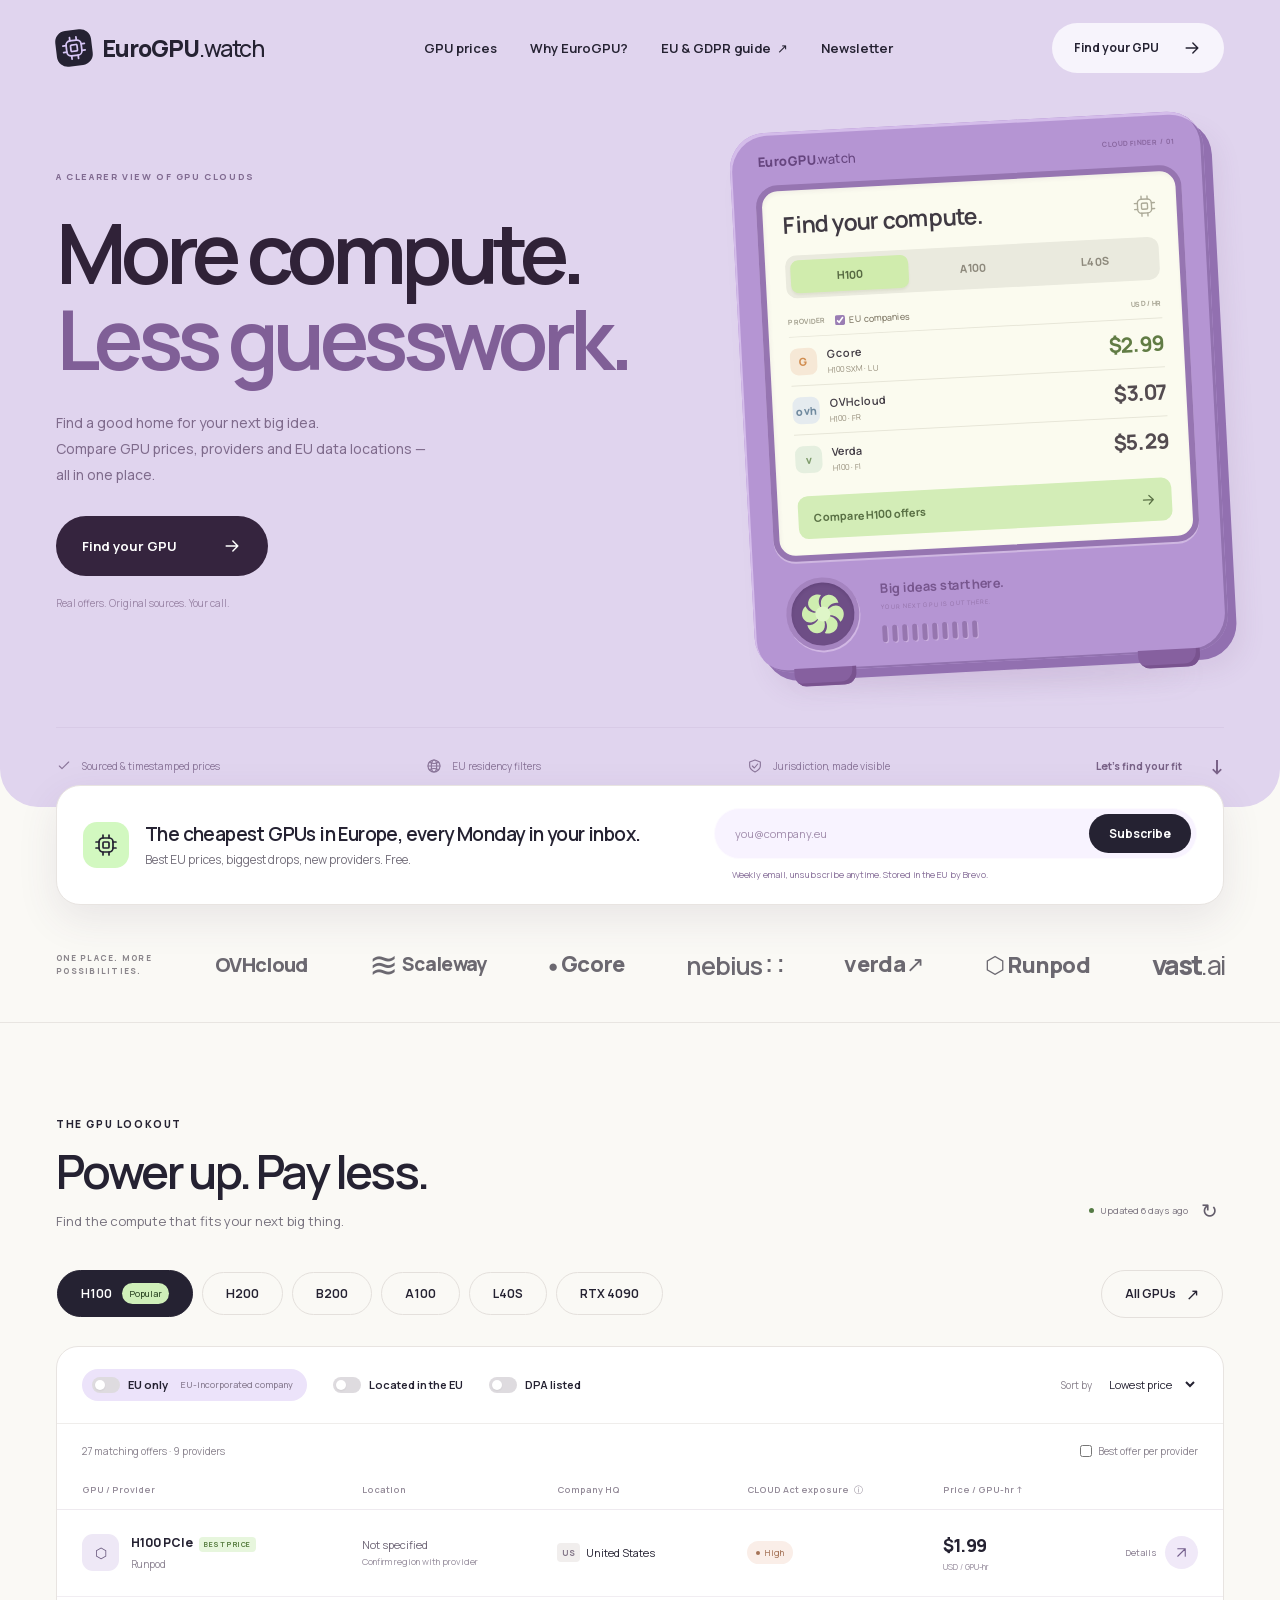
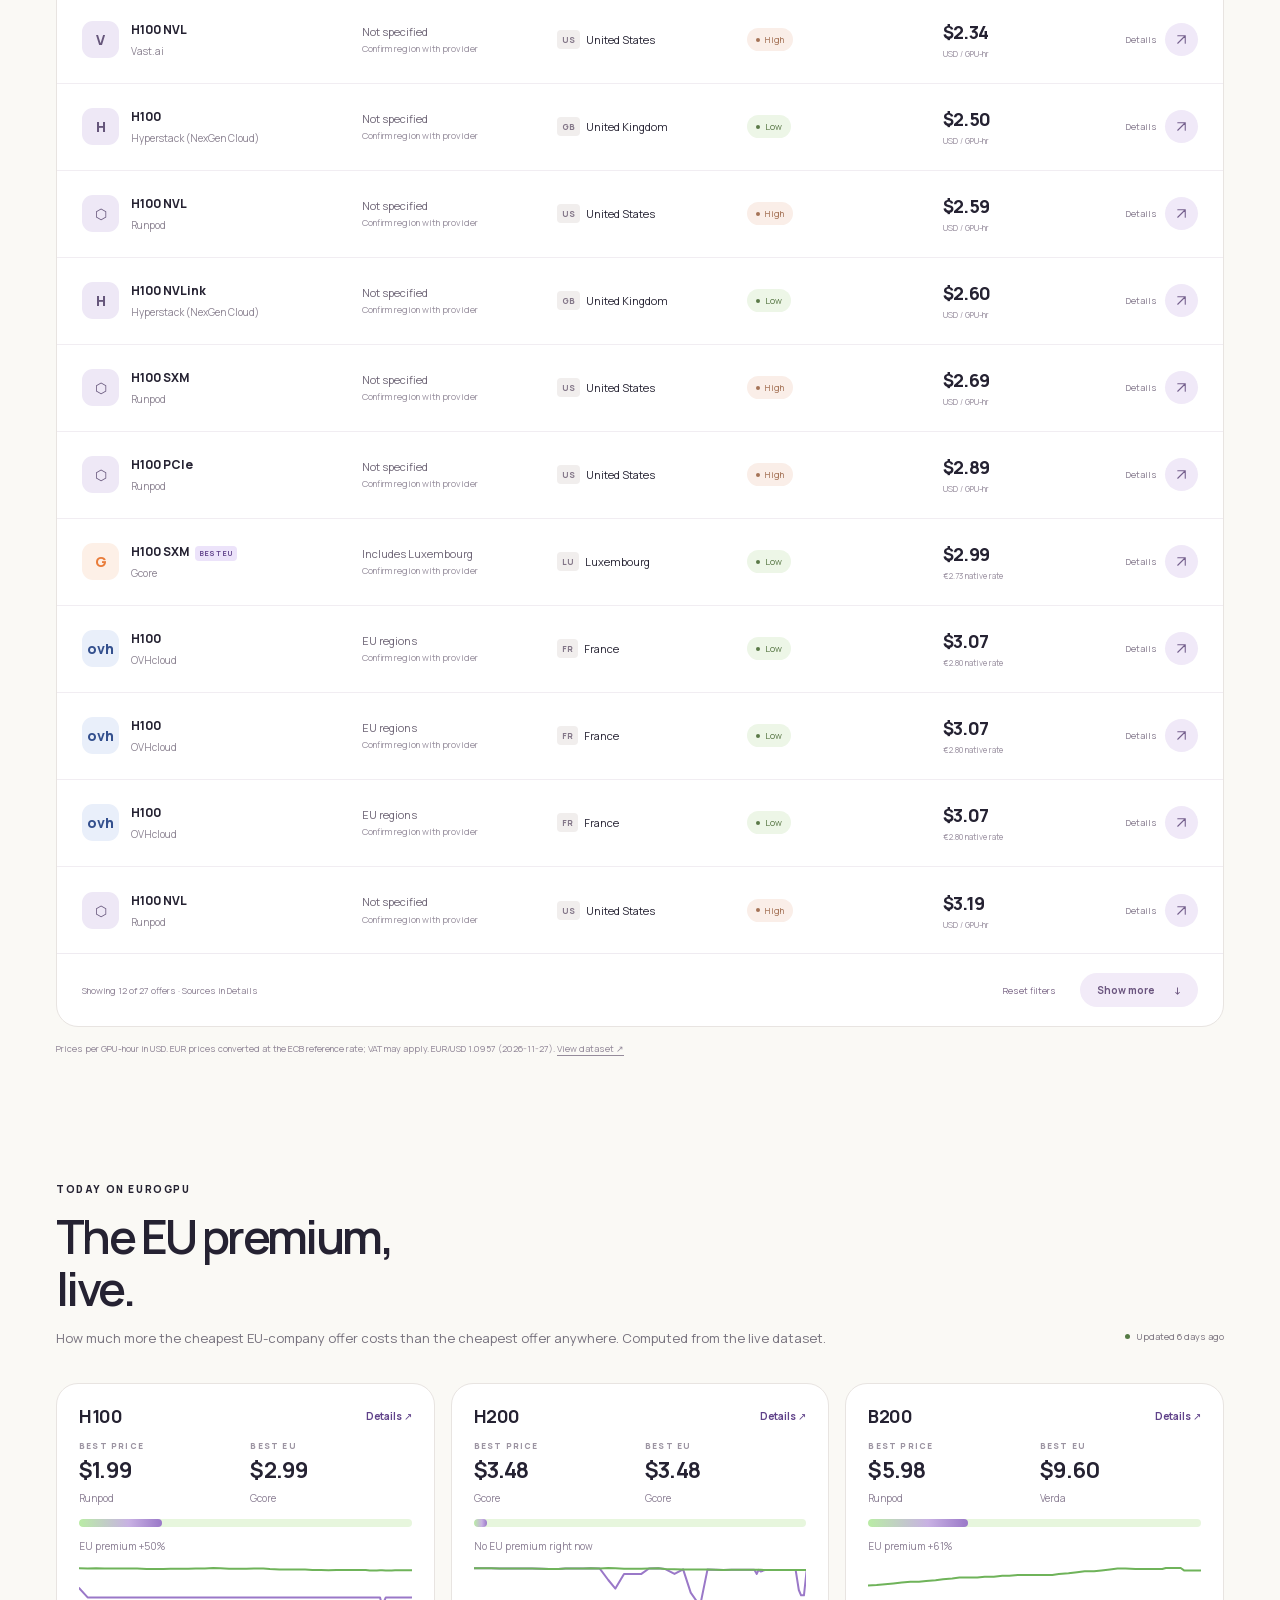
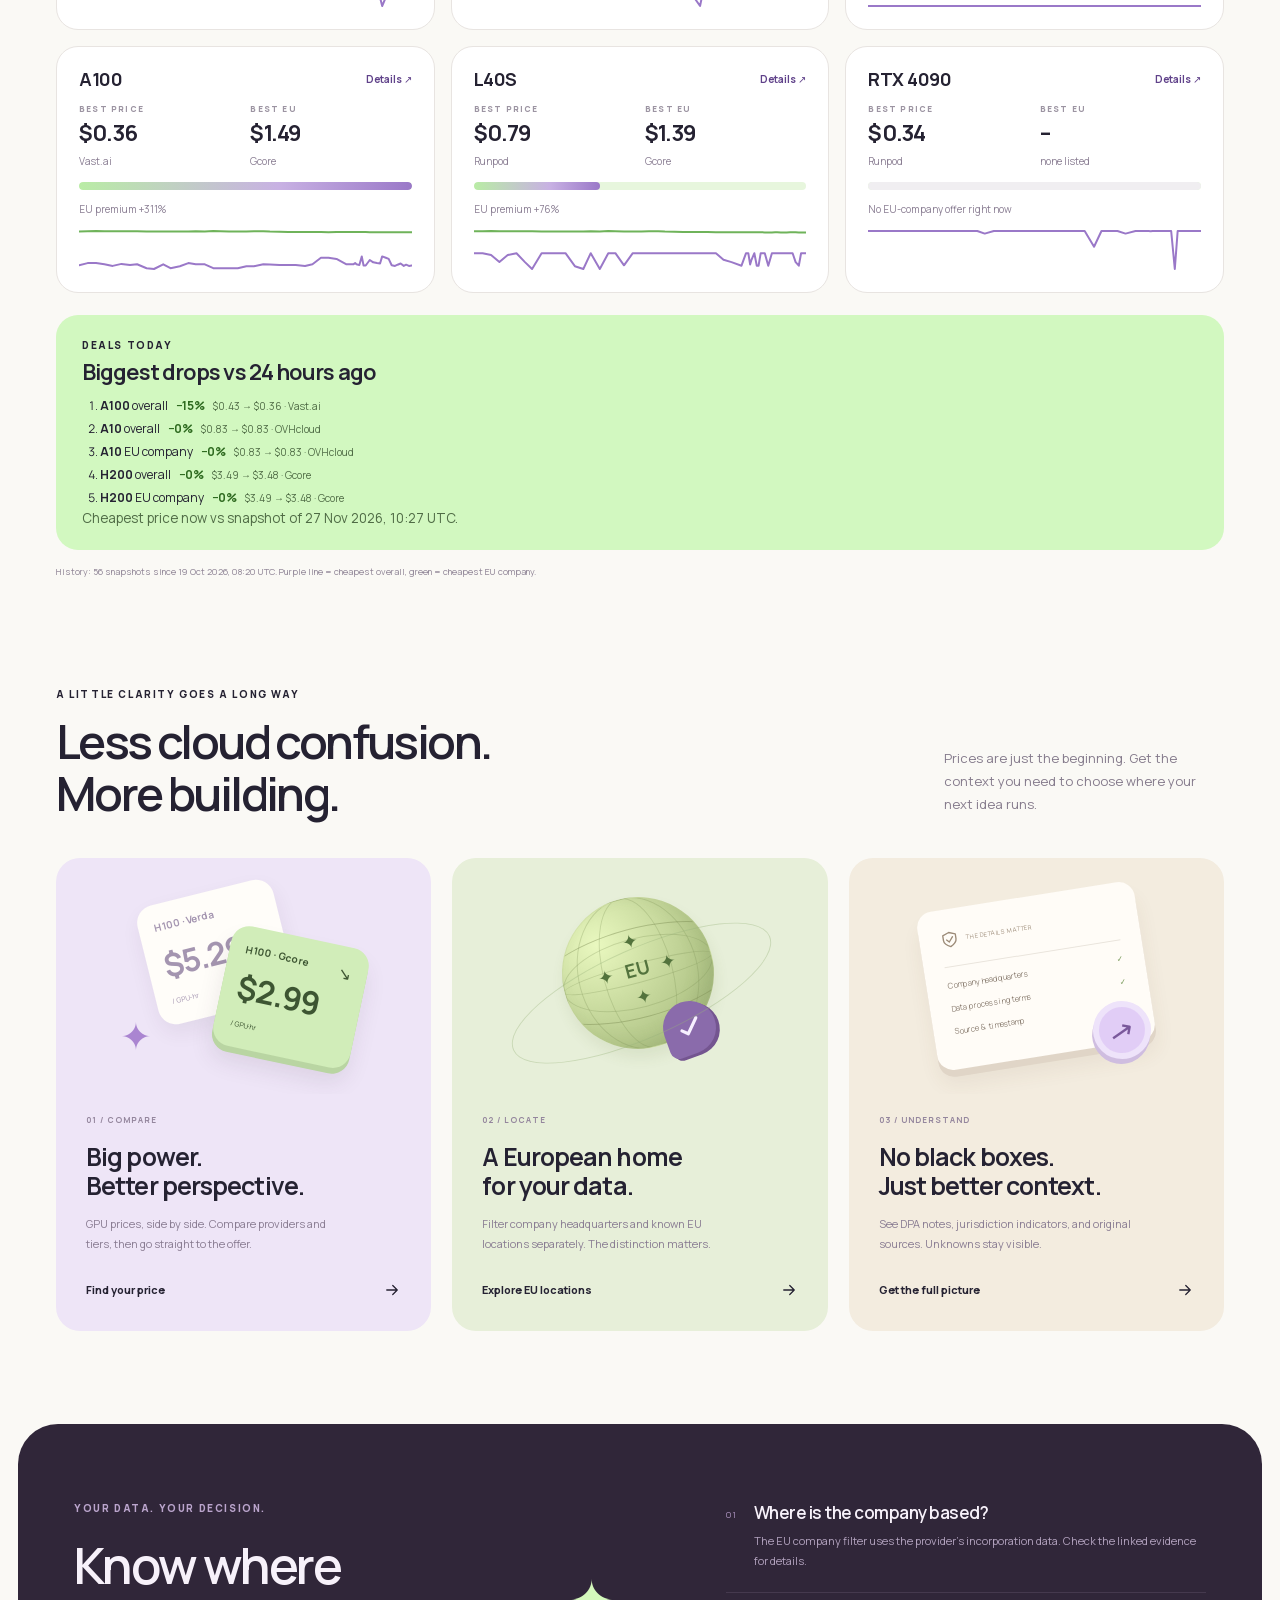
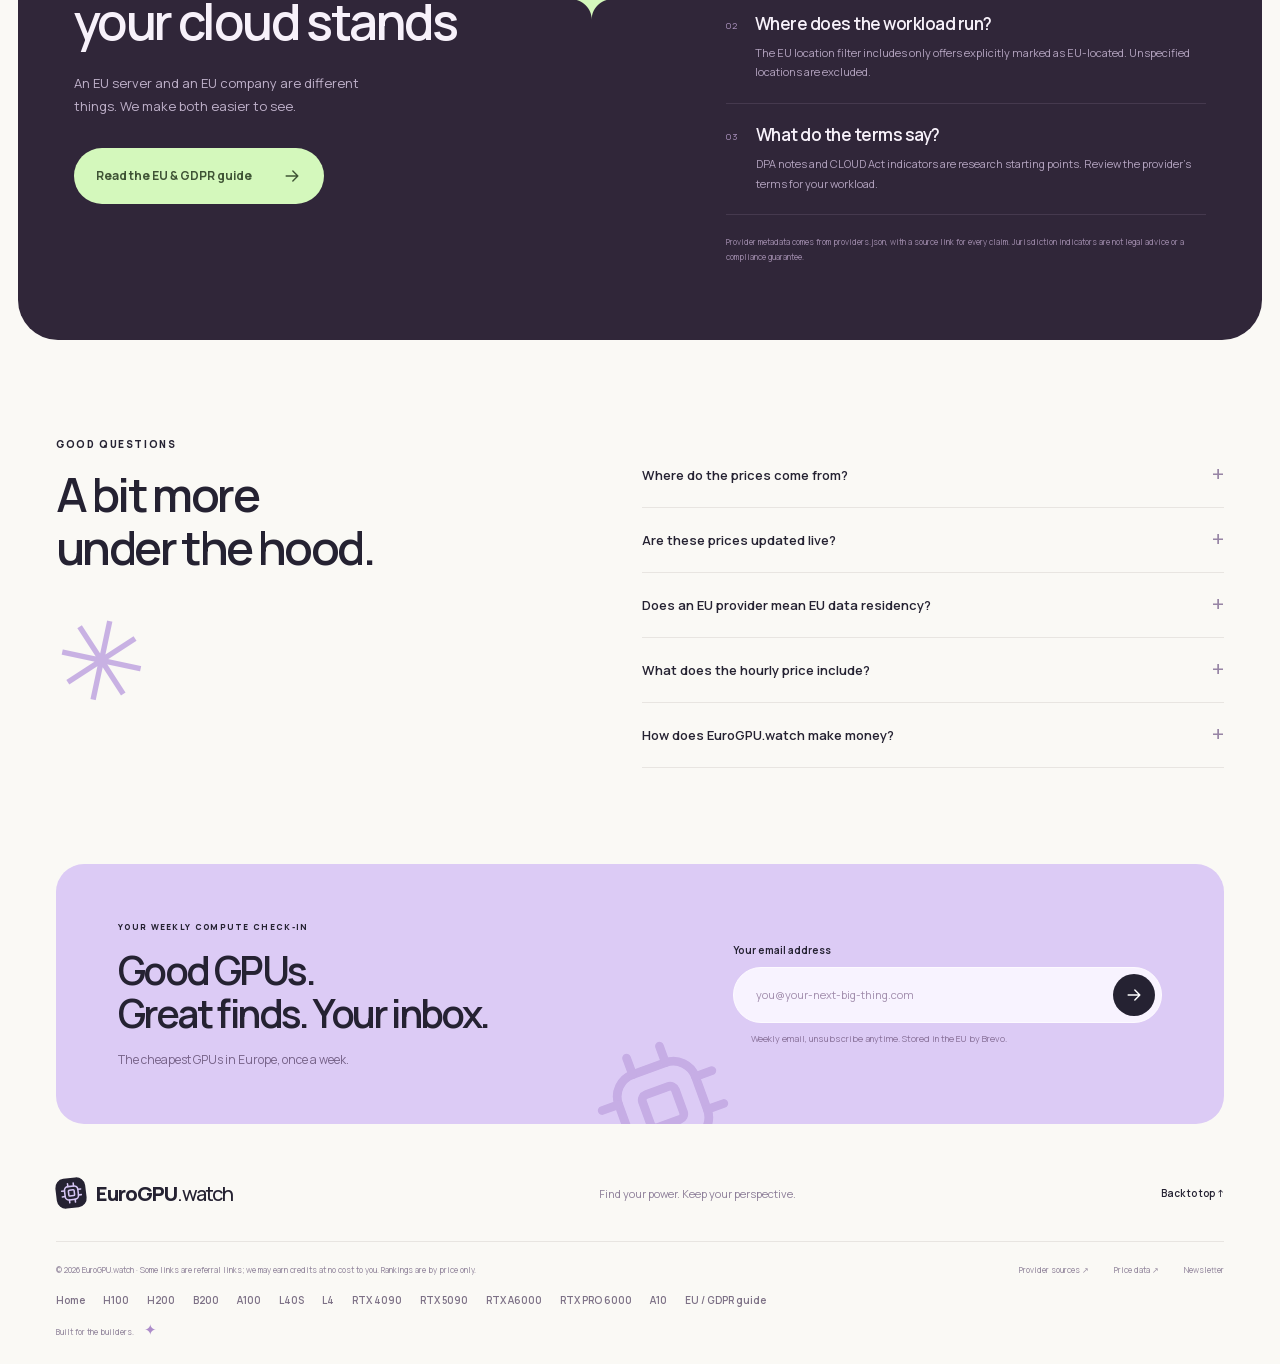
<file: index.html>
<!doctype html>
<html lang="en">
<head>
  <meta charset="utf-8">
  <meta name="viewport" content="width=device-width, initial-scale=1">
  <meta name="theme-color" content="#d6c5f4">
<!--SEO-->
<title>EuroGPU.watch – live GPU prices with EU data residency, GDPR &amp; CLOUD Act filter</title>
<meta name="description" content="Live H100, A100, L40S, RTX 4090 rental prices from EU and US GPU clouds, filterable by EU incorporation, DPA and CLOUD Act exposure. Every price sourced and timestamped.">
<link rel="canonical" href="https://paubuilds.github.io/eurogpu-watch/">
<meta property="og:type" content="website"><meta property="og:site_name" content="EuroGPU.watch"><meta property="og:title" content="EuroGPU.watch – live GPU prices with EU data residency, GDPR &amp; CLOUD Act filter"><meta property="og:description" content="Live H100, A100, L40S, RTX 4090 rental prices from EU and US GPU clouds, filterable by EU incorporation, DPA and CLOUD Act exposure. Every price sourced and timestamped."><meta property="og:url" content="https://paubuilds.github.io/eurogpu-watch/"><meta name="twitter:card" content="summary">
<script type="application/ld+json">{"@context": "https://schema.org", "@type": "Dataset", "name": "EuroGPU.watch GPU rental prices", "description": "Live GPU rental prices with EU residency metadata", "url": "https://paubuilds.github.io/eurogpu-watch/", "dateModified": "2026-11-28T18:19:48+00:00", "creator": {"@type": "Organization", "name": "EuroGPU.watch", "url": "https://paubuilds.github.io/eurogpu-watch/"}, "isAccessibleForFree": true, "distribution": [{"@type": "DataDownload", "encodingFormat": "application/json", "contentUrl": "https://paubuilds.github.io/eurogpu-watch/data/prices.json"}], "variableMeasured": "GPU rental price per GPU-hour (USD; EUR converted at ECB reference rate)"}</script>
<!--/SEO-->
  <link rel="icon" type="image/svg+xml" href="assets/favicon.svg">
  <link rel="stylesheet" href="assets/style.css">
  <link rel="stylesheet" href="assets/hero.css">
  <link rel="stylesheet" href="assets/pages.css">
  <script src="assets/app.js" defer></script>
  <!-- Click analytics hook (inactive). To enable privacy-friendly counting, create a GoatCounter site and uncomment:
  <script data-goatcounter="https://YOURCODE.goatcounter.com/count" async src="//gc.zgo.at/count.js"></script>
  app.js then sends one event per "Rent" click as rent/<provider>/<gpu>. No cookies, no personal data. -->
</head>
<body>
  <a class="skip" href="#explore">Skip to GPU prices</a>
  <svg class="icon-library" xmlns="http://www.w3.org/2000/svg" aria-hidden="true"><defs>
    <symbol id="arrow" viewBox="0 0 24 24"><path d="M5 12h14m-6-6 6 6-6 6"/></symbol>
    <symbol id="external" viewBox="0 0 24 24"><path d="M6 18 18 6M6 6h12v12"/></symbol>
    <symbol id="check" viewBox="0 0 24 24"><path d="m5 12 4 4L19 6"/></symbol>
    <symbol id="chip" viewBox="0 0 24 24"><rect x="5" y="5" width="14" height="14" rx="4"/><rect x="9" y="9" width="6" height="6" rx="1"/><path d="M9 2v3m6-3v3M9 19v3m6-3v3M2 9h3m-3 6h3m14-6h3m-3 6h3"/></symbol>
    <symbol id="globe" viewBox="0 0 24 24"><circle cx="12" cy="12" r="9"/><ellipse cx="12" cy="12" rx="4" ry="9"/><path d="M3 12h18M5 6.5c4 2 10 2 14 0M5 17.5c4-2 10-2 14 0"/></symbol>
    <symbol id="shield" viewBox="0 0 24 24"><path d="M12 3 4 6v6c0 5 8 9 8 9s8-4 8-9V6z"/><path d="m8 12 3 3 5-6"/></symbol>
  </defs></svg>

  <div class="hero-shell" id="top">
    <header class="site-header wrap">
      <a class="brand" href="#top" aria-label="EuroGPU.watch home"><span class="brand-mark"><svg><use href="#chip"/></svg></span><span>EuroGPU<span class="brand-light">.watch</span></span></a>
      <nav aria-label="Main navigation"><a href="#explore">GPU prices</a><a href="#why">Why EuroGPU?</a><a href="eu-gdpr-gpu-cloud/">EU &amp; GDPR guide <span>↗</span></a><a href="#subscribe">Newsletter</a></nav>
      <a class="button nav-button" href="#explore">Find your GPU <svg><use href="#arrow"/></svg></a>
      <button class="menu-toggle" aria-label="Open navigation" aria-expanded="false"><span></span><span></span></button>
    </header>

    <main>
      <section class="hero hero-console wrap" aria-labelledby="hero-title">
        <div class="hero-copy console-copy">
          <p class="hero-overline">A CLEARER VIEW OF GPU CLOUDS</p>
          <h1 id="hero-title">More compute.<br><span>Less guesswork.</span></h1>
          <p class="hero-description">Find a good home for your next big idea.<br>Compare GPU prices, providers and EU data locations — all in one place.</p>
          <a class="button primary" href="#explore">Find your GPU <svg><use href="#arrow"/></svg></a>
          <span class="hero-caption">Real offers. Original sources. Your call.</span>
        </div>
        <div class="console-stage">
          <div class="compute-console" aria-label="Interactive GPU cloud price finder">
            <div class="console-top"><span>EuroGPU<span>.watch</span></span><span class="console-model">CLOUD FINDER / 01</span></div>
            <div class="console-screen">
              <div class="screen-heading"><span>Find your compute.</span><svg aria-hidden="true"><use href="#chip"/></svg></div>
              <div class="console-tabs" role="group" aria-label="Quick GPU comparison"><button data-quick-gpu="H100" aria-pressed="true">H100</button><button data-quick-gpu="A100" aria-pressed="false">A100</button><button data-quick-gpu="L40S" aria-pressed="false">L40S</button></div>
              <div class="screen-filters"><span>PROVIDER</span><label><input type="checkbox" id="quick-eu" checked> EU companies</label><span>USD / HR</span></div>
              <div class="quick-offers" id="quick-offers" aria-live="polite"><p>Loading sourced prices…</p></div>
              <a class="console-compare" id="console-compare" href="#explore"><span>Compare H100 offers</span><svg><use href="#arrow"/></svg></a>
            </div>
            <div class="console-hardware" aria-hidden="true">
              <div class="console-fan"><svg viewBox="0 0 120 120" class="fan-graphic"><defs><path id="fan-blade" d="M58 57C35 55 22 42 30 26C36 15 51 13 58 17C49 28 50 42 63 54Z"/></defs><g fill="#cfeeb0"><use href="#fan-blade"/><use href="#fan-blade" transform="rotate(60 60 60)"/><use href="#fan-blade" transform="rotate(120 60 60)"/><use href="#fan-blade" transform="rotate(180 60 60)"/><use href="#fan-blade" transform="rotate(240 60 60)"/><use href="#fan-blade" transform="rotate(300 60 60)"/></g><circle cx="60" cy="60" r="17" fill="#dff6c8"/></svg></div>
              <div class="hardware-label"><strong>Big ideas start here.</strong><span>YOUR NEXT GPU IS OUT THERE.</span><div class="console-vents"><i></i><i></i><i></i><i></i><i></i><i></i><i></i><i></i><i></i><i></i></div></div>
            </div>
            <span class="console-foot foot-left" aria-hidden="true"></span><span class="console-foot foot-right" aria-hidden="true"></span>
          </div>
        </div>
      </section>
      <div class="hero-bottom wrap"><span><svg><use href="#check"/></svg> Sourced &amp; timestamped prices</span><span><svg><use href="#globe"/></svg> EU residency filters</span><span><svg><use href="#shield"/></svg> Jurisdiction, made visible</span><a href="#explore">Let’s find your fit <span>↓</span></a></div>
    </main>
  </div>

  <section class="nl-strip wrap" id="subscribe" aria-labelledby="nl-strip-title"><div class="nl-strip-copy"><span class="nl-icon" aria-hidden="true"><svg><use href="#chip"/></svg></span><div><h2 id="nl-strip-title">The cheapest GPUs in Europe, every Monday in your inbox.</h2><p>Best EU prices, biggest drops, new providers. Free.</p></div></div><form class="nl-form" action="https://9d237d23.sibforms.com/serve/[base64]" method="post" target="_blank"><label class="sr-only" for="nl-email-top">Email address</label><div class="email-field nl-field"><input id="nl-email-top" name="EMAIL" type="email" placeholder="you@company.eu" required autocomplete="email"><button type="submit" class="nl-btn">Subscribe</button></div><input type="text" name="email_address_check" class="honeypot" tabindex="-1" aria-hidden="true" autocomplete="off"><input type="hidden" name="locale" value="en"><small>Weekly email, unsubscribe anytime. Stored in the EU by Brevo.</small></form></section>

  <section class="provider-strip" aria-label="Providers compared"><div class="wrap"><p>ONE PLACE. MORE POSSIBILITIES.</p><div class="provider-logos"><span class="ovh">OVHcloud</span><span class="scaleway"><b>≋</b> Scaleway</span><span class="gcore"><b>●</b> Gcore</span><span class="nebius">nebius<span>∷</span></span><span class="verda">verda<span>↗</span></span><span class="runpod"><b>⬡</b> Runpod</span><span class="vast">vast<span>.ai</span></span></div></div></section>

  <section class="explorer wrap section" id="explore" aria-labelledby="explore-title">
    <div class="section-top"><div><div class="eyebrow">THE GPU LOOKOUT</div><h2 id="explore-title">Power up. Pay less.</h2><p>Find the compute that fits your next big thing.</p></div><div class="data-status"><span class="status-dot"></span><span id="updated-at">Loading price data…</span><button id="refresh" class="refresh-button" aria-label="Refresh prices" title="Refresh prices">↻</button></div></div>
    <div class="gpu-tabs" role="group" aria-label="GPU family"><button class="active" data-gpu="H100" aria-pressed="true">H100 <span>Popular</span></button><button data-gpu="H200" aria-pressed="false">H200</button><button data-gpu="B200" aria-pressed="false">B200</button><button data-gpu="A100" aria-pressed="false">A100</button><button data-gpu="L40S" aria-pressed="false">L40S</button><button data-gpu="RTX 4090" aria-pressed="false">RTX 4090</button><button data-gpu="" aria-pressed="false">All GPUs <span>↗</span></button></div>
    <div class="comparison">
      <div class="filter-row"><div class="filter-switches"><label class="switch-label eu-only"><input type="checkbox" id="euhq"><span class="switch"></span> <b>EU only</b> <small>EU-incorporated company</small></label><label class="switch-label"><input type="checkbox" id="euloc"><span class="switch"></span> Located in the EU</label><label class="switch-label"><input type="checkbox" id="dpa"><span class="switch"></span> DPA listed</label></div><label class="sort-label">Sort by <select id="sort" aria-label="Sort offers"><option value="asc">Lowest price</option><option value="desc">Highest price</option></select></label></div>
      <div class="results-meta"><span id="results-count" aria-live="polite">Finding your GPU…</span><div><label class="all-models" hidden>Model <select id="model" aria-label="Specific GPU model"><option value="">All models</option></select></label><label class="best-label"><input type="checkbox" id="best"> Best offer per provider</label></div></div>
      <div class="table-scroll"><table><thead><tr><th>GPU / Provider</th><th>Location</th><th>Company HQ</th><th>CLOUD Act exposure <a href="#guide" aria-label="About CLOUD Act exposure">ⓘ</a></th><th><button id="price-sort">Price / GPU-hr <span>↑</span></button></th><th><span class="sr-only">Offer actions</span></th></tr></thead><tbody id="offers"><tr><td colspan="6" class="loading">Loading sourced GPU offers…</td></tr></tbody></table></div>
      <div class="table-footer"><span id="showing">Every price has a source.</span><div><button class="text-button" id="reset">Reset filters</button><button class="button small" id="load-more" hidden>Show more <span>↓</span></button></div></div>
    </div>
    <p class="price-note">Prices per GPU-hour in USD. EUR prices converted at the ECB reference rate; VAT may apply. <span id="fx-note"></span> <a href="data/prices.json" target="_blank">View dataset ↗</a></p>
  </section>

  <section class="pulse section wrap" id="pulse" aria-labelledby="pulse-title">
    <div class="section-top"><div><div class="eyebrow">TODAY ON EUROGPU</div><h2 id="pulse-title">The EU premium,<br>live.</h2><p>How much more the cheapest EU-company offer costs than the cheapest offer anywhere. Computed from the live dataset.</p></div><div class="data-status"><span class="status-dot"></span><span id="pulse-ago">–</span></div></div>
    <div class="pulse-grid" id="pulse-grid"><p class="pulse-empty">Loading…</p></div>
    <div class="deals" id="deals" hidden><div class="eyebrow">DEALS TODAY</div><h3>Biggest drops vs 24 hours ago</h3><ol id="deals-list"></ol><small id="deals-note"></small></div>
    <p class="price-note" id="history-note"></p>
  </section>

  <section class="why-section section wrap" id="why" aria-labelledby="why-title">
    <div class="why-intro"><div><div class="eyebrow">A LITTLE CLARITY GOES A LONG WAY</div><h2 id="why-title">Less cloud confusion.<br>More building.</h2></div><p>Prices are just the beginning. Get the context you need to choose where your next idea runs.</p></div>
    <div class="feature-grid">
      <article class="feature price-feature"><div class="feature-art price-art" aria-hidden="true"><div class="mini-price p-one"><span id="mini-hi-label">H100</span><b id="mini-hi">–</b><small>/ GPU-hr</small></div><div class="mini-price p-two"><span id="mini-lo-label">H100 <i>↘</i></span><b id="mini-lo">–</b><small>/ GPU-hr</small></div><span class="art-spark">✦</span></div><div class="feature-copy"><span class="feature-number">01 / COMPARE</span><h3>Big power.<br>Better perspective.</h3><p>GPU prices, side by side. Compare providers and tiers, then go straight to the offer.</p><a href="#explore">Find your price <svg><use href="#arrow"/></svg></a></div></article>
      <article class="feature eu-feature"><div class="feature-art eu-art" aria-hidden="true"><div class="planet"><div class="planet-long l-one"></div><div class="planet-long l-two"></div><div class="planet-lat t-one"></div><div class="planet-lat t-two"></div><span>✦<br>✦ &nbsp; EU &nbsp; ✦<br>✦</span></div><div class="location-pin"><svg><use href="#check"/></svg></div><span class="eu-orbit"></span></div><div class="feature-copy"><span class="feature-number">02 / LOCATE</span><h3>A European home<br>for your data.</h3><p>Filter company headquarters and known EU locations separately. The distinction matters.</p><a href="#explore" id="eu-filter-link">Explore EU locations <svg><use href="#arrow"/></svg></a></div></article>
      <article class="feature source-feature"><div class="feature-art source-art" aria-hidden="true"><div class="source-paper"><div class="paper-head"><svg><use href="#shield"/></svg><span>THE DETAILS MATTER</span></div><span>Company headquarters <b>✓</b></span><span>Data processing terms <b>✓</b></span><span>Source &amp; timestamp <b>✓</b></span></div><div class="source-seal">↗</div></div><div class="feature-copy"><span class="feature-number">03 / UNDERSTAND</span><h3>No black boxes.<br>Just better context.</h3><p>See DPA notes, jurisdiction indicators, and original sources. Unknowns stay visible.</p><a href="#guide">Get the full picture <svg><use href="#arrow"/></svg></a></div></article>
    </div>
  </section>

  <section class="guide-band" id="guide"><div class="guide-content wrap"><div><div class="eyebrow">YOUR DATA. YOUR DECISION.</div><h2>Know where<br>your cloud stands<span>✦</span></h2><p>An EU server and an EU company are different things. We make both easier to see.</p><a class="button mint" href="eu-gdpr-gpu-cloud/">Read the EU &amp; GDPR guide <svg><use href="#arrow"/></svg></a></div><div class="guide-list"><article><span>01</span><div><h3>Where is the company based?</h3><p>The EU company filter uses the provider’s incorporation data. Check the linked evidence for details.</p></div></article><article><span>02</span><div><h3>Where does the workload run?</h3><p>The EU location filter includes only offers explicitly marked as EU-located. Unspecified locations are excluded.</p></div></article><article><span>03</span><div><h3>What do the terms say?</h3><p>DPA notes and CLOUD Act indicators are research starting points. Review the provider’s terms for your workload.</p></div></article><small>Provider metadata comes from providers.json, with a source link for every claim. Jurisdiction indicators are not legal advice or a compliance guarantee.</small></div></div></section>

  <section class="faq section wrap" aria-labelledby="faq-title"><div><div class="eyebrow">GOOD QUESTIONS</div><h2 id="faq-title">A bit more<br>under the hood.</h2><span class="faq-asterisk" aria-hidden="true">✳</span></div><div class="faq-items"><details><summary>Where do the prices come from?<span>+</span></summary><p>From provider APIs and public pricing pages (Runpod, Vast.ai, Verda, OVHcloud, Scaleway, Nebius, Gcore, Lambda, CoreWeave, DigitalOcean, Hyperstack, Vultr, Crusoe). Hetzner and Genesis Cloud are not priced yet. Every offer includes its original source and collection time. Open “Details” on an offer to inspect both.</p></details><details><summary>Are these prices updated live?<span>+</span></summary><p>The page requests the latest published price feed when you open it or refresh prices. The dataset is regenerated about every 15 minutes; the timestamp always shows when it was generated.</p></details><details><summary>Does an EU provider mean EU data residency?<span>+</span></summary><p>No. An EU-incorporated company may offer servers outside the EU. Use “Located in the EU” to see explicitly EU-located offers, and confirm the selected region with the provider before renting.</p></details><details><summary>What does the hourly price include?<span>+</span></summary><p>Prices are normalized per GPU-hour. The offer details preserve the original tier and currency. CPU, storage, bandwidth, taxes and minimum rental commitments may differ between providers; confirm the final quote on the provider’s site.</p></details><details><summary>How does EuroGPU.watch make money?<span>+</span></summary><p>Some provider links are referral links and may earn credits at no extra cost to you. Referral offers are labeled in the details. Rankings use price, not referral status.</p></details></div></section>

  <section class="newsletter wrap" id="newsletter"><div class="newsletter-decoration" aria-hidden="true"><svg><use href="#chip"/></svg></div><div><div class="eyebrow">YOUR WEEKLY COMPUTE CHECK-IN</div><h2>Good GPUs.<br>Great finds. Your inbox.</h2><p>The cheapest GPUs in Europe, once a week.</p></div><form id="newsletter-form" class="nl-form" action="https://9d237d23.sibforms.com/serve/[base64]" method="post" target="_blank"><label for="email">Your email address</label><div class="email-field"><input id="email" name="EMAIL" type="email" placeholder="you@your-next-big-thing.com" required autocomplete="email"><button type="submit" aria-label="Subscribe to the weekly newsletter"><svg><use href="#arrow"/></svg></button></div><input type="text" name="email_address_check" class="honeypot" tabindex="-1" aria-hidden="true"><input type="hidden" name="locale" value="en"><small>Weekly email, unsubscribe anytime. Stored in the EU by Brevo.</small></form></section>

  <footer class="site-footer wrap"><div class="footer-top"><a class="brand" href="#top"><span class="brand-mark"><svg><use href="#chip"/></svg></span><span>EuroGPU<span class="brand-light">.watch</span></span></a><p>Find your power. Keep your perspective.</p><a href="#top">Back to top ↑</a></div><div class="footer-bottom"><span>© 2026 EuroGPU.watch · Some links are referral links; we may earn credits at no cost to you. Rankings are by price only.</span><div><a href="providers.json" target="_blank">Provider sources ↗</a><a href="data/prices.json" target="_blank">Price data ↗</a><a href="#newsletter">Newsletter</a></div></div><nav class="footer-gpus" aria-label="GPU price pages"><!--NAV--><a href="/eurogpu-watch/">Home</a><a href="/eurogpu-watch/gpu/h100/">H100</a><a href="/eurogpu-watch/gpu/h200/">H200</a><a href="/eurogpu-watch/gpu/b200/">B200</a><a href="/eurogpu-watch/gpu/a100/">A100</a><a href="/eurogpu-watch/gpu/l40s/">L40S</a><a href="/eurogpu-watch/gpu/l4/">L4</a><a href="/eurogpu-watch/gpu/rtx-4090/">RTX 4090</a><a href="/eurogpu-watch/gpu/rtx-5090/">RTX 5090</a><a href="/eurogpu-watch/gpu/rtx-a6000/">RTX A6000</a><a href="/eurogpu-watch/gpu/rtx-pro-6000/">RTX PRO 6000</a><a href="/eurogpu-watch/gpu/a10/">A10</a><a href="/eurogpu-watch/eu-gdpr-gpu-cloud/">EU / GDPR guide</a><!--/NAV--></nav><div class="footer-bottom footer-end"><span>Built for the builders. <span class="footer-star">✦</span></span></div></footer>
  <aside class="nl-bar" id="nl-bar" hidden aria-label="Newsletter signup"><p><strong>Cheapest EU GPUs, every Monday.</strong> <span>Free · unsubscribe anytime</span></p><form class="nl-form" action="https://9d237d23.sibforms.com/serve/[base64]" method="post" target="_blank"><label class="sr-only" for="nl-email-bar">Email address</label><div class="email-field nl-field"><input id="nl-email-bar" name="EMAIL" type="email" placeholder="you@company.eu" required autocomplete="email"><button type="submit" class="nl-btn">Subscribe</button></div><input type="text" name="email_address_check" class="honeypot" tabindex="-1" aria-hidden="true" autocomplete="off"><input type="hidden" name="locale" value="en"><small>Weekly email, unsubscribe anytime. Stored in the EU by Brevo.</small></form><button class="nl-close" type="button" aria-label="Dismiss newsletter bar">×</button></aside>
  <script src="assets/newsletter.js" defer></script>
  <dialog id="offer-dialog" aria-labelledby="dialog-title"><button class="dialog-close" aria-label="Close offer details">×</button><div id="dialog-content"></div></dialog>
</body>
</html>
</file>
<file: assets/style.css>
@font-face{font-family:Manrope;src:url('manrope.woff2') format('woff2');font-style:normal;font-weight:200 800;font-display:swap}
:root{--ink:#252232;--muted:#76717d;--cream:#faf9f5;--purple:#d6c5f4;--mint:#d2f8c0;--line:#e8e5e1;--dark:#302639;font-family:Manrope,Arial,sans-serif;color:var(--ink);background:var(--cream);font-synthesis:none;scroll-behavior:smooth;scroll-padding-top:24px}
*{box-sizing:border-box}body{margin:0}a{color:inherit;text-decoration:none}button,input,select{font:inherit}button,a,input,select,summary{-webkit-tap-highlight-color:transparent}button{cursor:pointer;color:inherit}button:disabled{cursor:wait}button,select,input{accent-color:#60428a}svg{width:24px;height:24px;fill:none;stroke:currentColor;stroke-width:1.7;stroke-linecap:round;stroke-linejoin:round;flex:none}button:focus-visible,a:focus-visible,summary:focus-visible,input:focus-visible,select:focus-visible{outline:3px solid #8257bd;outline-offset:5px}h1,h2,h3,p{margin:0}button{border:0}button,a{touch-action:manipulation}::selection{background:#b9eca5;color:#252232}.wrap{max-width:1296px;width:calc(100% - 112px);margin-inline:auto}.icon-library{position:absolute;width:0;height:0;overflow:hidden}.skip{position:fixed;left:16px;top:-80px;z-index:100;background:#fff;padding:14px;border-radius:10px}.skip:focus{top:16px}.sr-only{position:absolute;width:1px;height:1px;margin:-1px;overflow:hidden;clip:rect(0,0,0,0)}[hidden]{display:none!important}
.hero-shell{background:#d6c5f4;overflow:hidden;border-radius:0 0 44px 44px}.site-header{display:flex;align-items:center;justify-content:space-between;height:112px;position:relative;z-index:5;gap:28px}.brand{display:inline-flex;align-items:center;gap:10px;font-size:23px;font-weight:800;letter-spacing:-1.05px;white-space:nowrap}.brand-light{font-weight:500}.brand-mark{width:36px;height:36px;border-radius:11px;background:var(--ink);color:var(--purple);display:grid;place-items:center;transform:rotate(-7deg)}.brand-mark svg{width:26px;height:26px;stroke-width:1.6}.site-header nav{display:flex;gap:33px;font-size:13px;font-weight:650}.site-header nav a{padding-block:10px}.site-header nav a:hover{text-decoration:underline;text-underline-offset:6px}.site-header nav span{margin-left:3px}.button{display:inline-flex;align-items:center;justify-content:center;gap:30px;background:var(--ink);color:#fff;border-radius:100px;font-size:14px;font-weight:700;padding:19px 25px;line-height:1.2;transition:transform .2s,background .2s}.button:hover{background:#443750;transform:translateY(-3px)}.button svg{width:20px;height:20px}.nav-button{padding:15px 22px;font-size:12px;gap:23px;background:#f7f4fc;color:var(--ink)}.nav-button:hover{background:#fff}.menu-toggle{display:none}.hero{display:grid;grid-template-columns:1fr 1fr;min-height:570px;position:relative;align-items:center}.hero-copy{position:relative;z-index:2;padding:28px 0 45px;pointer-events:none}.hero-copy a{pointer-events:auto}.eyebrow{font-size:10px;font-weight:800;letter-spacing:1.6px;display:flex;align-items:center;gap:8px;line-height:1.7}.status-dot{display:inline-block;background:#557b45;width:7px;height:7px;border-radius:50%;flex-shrink:0}.hero h1{font-size:clamp(64px,6.9vw,103px);letter-spacing:-7px;line-height:1.02;font-weight:650;margin:24px 0 25px;white-space:nowrap}.period{color:#664a88}.hero-copy>p{font-size:16px;line-height:1.75;color:#51465f;margin-bottom:30px}.primary{padding:21px 28px;font-size:14px;gap:39px}.hero-footnote{display:flex;gap:8px;align-items:center;margin-top:24px;font-size:11px;color:#66596f}.mini-stars{font-size:22px;line-height:1;color:#655379}.hero-art{position:relative;height:555px;margin:0 -50px 0 -8px;isolation:isolate}.gpu-illustration{width:640px;max-width:none;height:auto;position:absolute;top:-20px;left:-12px;z-index:1;animation:float 7s ease-in-out infinite;filter:drop-shadow(0 24px 20px #59378619)}.orbit{position:absolute;border:1px solid #b59ed747;transform:rotate(-25deg);border-radius:50%;z-index:0}.orbit-one{width:615px;height:300px;left:-10px;top:150px}.orbit-two{width:520px;height:470px;top:65px;left:25px}.eu-sticker{position:absolute;right:34px;top:15px;z-index:2;background:#d3fac0;color:#47623b;width:114px;height:114px;border-radius:50%;display:flex;flex-direction:column;align-items:center;justify-content:center;transform:rotate(12deg);box-shadow:0 5px 0 #b3d5a9}.eu-stars{font-size:11px;text-align:center;letter-spacing:7px;line-height:1.3;margin-left:7px}.eu-stars b{font-size:16px;letter-spacing:-1px}.eu-sticker>span:last-child{font-size:7px;font-weight:800;margin-top:5px}.price-float{position:absolute;z-index:3;bottom:58px;left:3px;background:#fffcf3;display:flex;align-items:center;gap:13px;border:1px solid #fff7;border-radius:21px;padding:17px 21px;box-shadow:0 12px 35px #59378612;transform:rotate(-6deg);transition:transform .25s}.price-float:hover{transform:rotate(-2deg) translateY(-5px)}.float-icon{background:#e8def5;color:#655280;padding:12px;border-radius:14px;display:grid;place-items:center}.price-float small{display:block;font-size:9px;color:#79707f;margin-bottom:5px}.price-float strong{display:block;font-size:24px;font-weight:800;letter-spacing:-1px}.price-float strong span{font-size:11px;letter-spacing:0;font-weight:500;color:#7f7884}.price-float .float-arrow{width:17px;margin-left:16px;align-self:flex-start}.tiny-star{position:absolute;font-size:44px;z-index:3;font-weight:400}.star-one{left:32px;top:35px;color:#775795}.star-two{right:19px;bottom:105px;font-size:34px;color:#f9f7e8}.hero-bottom{display:flex;align-items:center;justify-content:space-between;gap:20px;padding:27px 0 32px;border-top:1px solid #89719935;font-size:11px;color:#574b64}.hero-bottom>span{display:flex;align-items:center;gap:10px}.hero-bottom svg{width:16px;height:16px}.hero-bottom>a{font-weight:750;color:var(--ink);display:flex;align-items:center;gap:28px}.hero-bottom>a span{font-size:20px}
.provider-strip{border-bottom:1px solid var(--line);padding:35px 0 34px}.provider-strip .wrap{display:flex;align-items:center;gap:45px}.provider-strip p{font-size:8px;font-weight:750;letter-spacing:1.25px;max-width:114px;line-height:1.7;flex-shrink:0;color:#8a858b}.provider-logos{display:flex;justify-content:space-between;align-items:center;gap:32px;flex:1;color:#6b6870}.provider-logos>span{font-size:22px;font-weight:800;white-space:nowrap;letter-spacing:-.7px}.provider-logos .ovh{font-size:20px}.provider-logos .scaleway{font-size:19px;display:flex;gap:5px;align-items:center}.scaleway b{font-size:35px}.gcore b{font-size:17px}.provider-logos .nebius{font-size:25px;letter-spacing:-1px;font-weight:600}.nebius span{font-size:28px;margin-left:4px}.verda span{margin-left:1px}.provider-logos .vast{font-size:27px;letter-spacing:-1.8px}.vast span{font-weight:450}.runpod b{font-size:23px}
.section{padding-block:93px}.section-top{display:flex;align-items:flex-end;justify-content:space-between;margin-bottom:36px;gap:24px}h2{font-size:47px;line-height:1.12;font-weight:600;letter-spacing:-2.6px}.section-top h2{margin-top:12px}.section-top p{font-size:13px;color:var(--muted);margin-top:14px}.data-status{display:flex;align-items:center;gap:7px;font-size:9px;color:#7e7782;padding-bottom:4px}.data-status .status-dot{width:5px;height:5px}.refresh-button{background:transparent;font-size:20px;color:#635d6b;padding:2px 6px}.gpu-tabs{display:flex;align-items:center;gap:9px;margin:0 0 24px;overflow-x:auto;padding:4px 1px}.gpu-tabs button{border:1px solid #e4e0dc;background:transparent;border-radius:100px;padding:12px 23px;font-size:12px;font-weight:650;white-space:nowrap;display:flex;align-items:center;gap:10px;transition:background .2s}.gpu-tabs button:hover{background:#ece5f4}.gpu-tabs button.active{background:var(--ink);border-color:var(--ink);color:white}.gpu-tabs button span{font-size:9px;font-weight:500;background:#cfefb9;border-radius:50px;color:#314b28;padding:4px 7px}.gpu-tabs button:last-child{margin-left:auto}.gpu-tabs button:last-child span{background:none;font-size:16px;color:inherit;padding:0}.comparison{background:#fff;border:1px solid #e8e4e1;border-radius:22px;overflow:hidden}.filter-row{padding:22px 25px;display:flex;align-items:center;justify-content:space-between;gap:20px;border-bottom:1px solid #efedeb}.filter-switches{display:flex;gap:26px;flex-wrap:wrap}.switch-label{font-size:11px;font-weight:650;display:flex;align-items:center;gap:8px;cursor:pointer;position:relative}.switch-label input{position:absolute;opacity:0;width:30px;height:18px;left:0;top:0;margin:0;cursor:pointer}.switch{width:28px;height:16px;background:#dedbdf;display:inline-block;border-radius:20px;position:relative;transition:background .15s;pointer-events:none}.switch:after{content:'';position:absolute;left:3px;top:3px;width:10px;height:10px;background:#fff;border-radius:50%;transition:transform .15s;box-shadow:0 1px 2px #0001}.switch-label input:checked+.switch{background:#8d70b8}.switch-label input:checked+.switch:after{transform:translateX(12px)}.switch-label input:focus-visible+.switch{outline:3px solid #ab8dd5;outline-offset:4px}.sort-label{display:flex;gap:7px;align-items:center;font-size:10px;color:#89818c;white-space:nowrap}select{border:0;background:transparent;color:var(--ink);font-size:11px;max-width:170px;cursor:pointer;padding:6px}.results-meta{padding:20px 25px 13px;display:flex;align-items:center;justify-content:space-between;gap:16px;font-size:10px;color:#8a838e}.results-meta>div{display:flex;gap:14px;align-items:center}.best-label{display:flex;align-items:center;gap:6px;font-size:10px;cursor:pointer}.best-label input{width:12px;height:12px;margin:0}table{width:100%;border-collapse:collapse;text-align:left;white-space:nowrap}th{font-size:9px;font-weight:600;color:#938a98;padding:12px 16px;background:#fff;border-bottom:1px solid #eeeaef}th:first-child,td:first-child{padding-left:25px}th:last-child,td:last-child{padding-right:25px}th a{margin-left:3px}th button{padding:0;background:transparent;font-size:9px;color:inherit}td{padding:17px 16px;border-bottom:1px solid #f1edf2;font-size:11px;height:87px}tbody tr:last-child td{border-bottom:0}tbody tr{transition:background .2s}tbody tr:hover{background:#fbfafc}.gpu-cell{display:flex;align-items:center;gap:12px}.provider-icon{display:grid;place-items:center;width:37px;height:37px;border-radius:11px;background:#eee8f6;font-size:14px;font-weight:800;color:#66567b;flex-shrink:0}.provider-icon.gcore{color:#e97c3a;background:#fdf0e7}.provider-icon.ovhcloud{color:#34508e;background:#e9effa}.provider-icon.scaleway{color:#794fa6;background:#f0e8fa}.provider-icon.verda{color:#4a7558;background:#ecf5ec}.provider-icon.nebius{color:#557b27;background:#eff4e2}.gpu-cell strong{font-weight:750;font-size:12px;display:block;margin-bottom:5px}.gpu-cell small{font-size:10px;color:#8b8291}.best-tag{font-size:7px;letter-spacing:.6px;background:#e7f6dd;color:#577d40;border-radius:4px;padding:3px 5px;margin-left:6px;font-weight:700}.location-cell{max-width:200px;white-space:normal;line-height:1.5;color:#6d6475}.location-cell span{display:block;font-size:9px;color:#9c94a2;margin-top:2px}.hq{display:inline-flex;align-items:center;gap:6px}.hq .hq-code{background:#f1eeed;border-radius:4px;font-size:8px;padding:4px 5px;font-weight:750;color:#827587}.exposure{display:inline-flex;align-items:center;gap:5px;background:#edf6e7;color:#5a7947;border-radius:20px;padding:5px 9px;font-size:9px}.exposure:before{content:'';width:4px;height:4px;border-radius:50%;background:currentColor}.exposure.medium{background:#fcf3df;color:#9a7b34}.exposure.high{background:#faeee8;color:#a57357}.exposure.unknown{background:#f0eef1;color:#877b8c}.offer-price{font-size:18px;letter-spacing:-.65px;font-weight:750;display:block}.native-price{font-size:8px;color:#a198a7;display:block;margin-top:4px}.row-actions{display:flex;gap:13px;align-items:center;justify-content:flex-end}.details-button{font-size:9px;background:none;color:#8b8093;padding:8px 0}.details-button:hover{text-decoration:underline}.rent-link{width:33px;height:33px;border-radius:50%;background:#f0e9f8;display:grid;place-items:center;color:#75608d;transition:background .2s,transform .2s}.rent-link:hover{background:#dcc6f3;transform:rotate(10deg)}.rent-link svg{width:15px;height:15px}.table-footer{padding:19px 25px;display:flex;justify-content:space-between;align-items:center;border-top:1px solid #efebf1;font-size:9px;color:#928799}.table-footer>div{display:flex;gap:24px;align-items:center}.text-button{font-size:9px;background:none;color:#84718f;padding:8px 0}.small{font-size:10px;gap:20px;padding:11px 17px;background:#f2ebf8;color:#6a547e}.small:hover{background:#e5d7f2}.price-note{font-size:9px;line-height:1.8;color:#958b9b;margin-top:14px;max-width:1000px}.price-note a{text-decoration:underline;text-underline-offset:3px}.loading,.empty{padding:45px!important;text-align:center;color:#8a8190;font-size:12px}
.why-section{padding-top:12px}.why-intro{display:flex;justify-content:space-between;align-items:flex-end;margin-bottom:38px;gap:30px}.why-intro h2{margin-top:12px}.why-intro>p{font-size:13px;line-height:1.8;max-width:280px;color:#857b8c;padding-bottom:3px}.feature-grid{display:grid;grid-template-columns:repeat(3,1fr);gap:21px}.feature{border-radius:24px;overflow:hidden;position:relative}.price-feature{background:#eee5f7}.eu-feature{background:#e7efd9}.source-feature{background:#f3ecdf}.feature-art{height:236px;position:relative;overflow:hidden}.feature-copy{padding:12px 30px 32px}.feature-number{font-size:8px;font-weight:700;letter-spacing:1px;color:#94869d}h3{font-size:25px;line-height:1.16;letter-spacing:-.9px;font-weight:650}.feature h3{margin:14px 0}.feature p{font-size:11px;line-height:1.85;color:#897c92;max-width:260px}.feature a{font-size:11px;font-weight:750;display:flex;justify-content:space-between;align-items:center;margin-top:26px}.feature a svg{width:18px;height:18px}.mini-price{width:140px;padding:16px;border-radius:18px;background:#fffdf9;position:absolute;box-shadow:0 9px 20px #46314512;left:24%;top:33px;transform:rotate(-14deg);color:#a495b0}.mini-price>span{font-size:10px;font-weight:700;display:block}.mini-price b{display:block;font-size:32px;letter-spacing:-1.5px;margin:10px 0 0}.mini-price small{font-size:7px}.mini-price.p-two{background:#d1edb9;left:44%;top:78px;transform:rotate(12deg);color:#3d5532;box-shadow:0 6px 0 #b9d5a2,0 15px 22px #4631451a}.mini-price i{font-style:normal;float:right;font-size:16px}.art-spark{font-size:38px;color:#aa85d1;position:absolute;left:17%;top:151px}.planet{width:152px;height:152px;border-radius:50%;background:radial-gradient(circle at 28% 25%,#e9f8bf,#b7ca8d 65%,#91a66f);position:absolute;top:39px;left:calc(50% - 78px);transform:rotate(-15deg);box-shadow:inset -9px -7px 17px #73894720,0 9px 14px #5b743819;overflow:hidden;border:1px solid #aabb8030}.planet:after{content:'';position:absolute;inset:0;border:1px solid #79895070;border-radius:50%;margin:30px -35px}.planet-long{position:absolute;inset:-2px 40px;border-radius:50%;border:1px solid #7c91574a}.planet-long.l-two{inset:-2px 15px}.planet-lat{position:absolute;inset:40px -2px;border:1px solid #7c91574a;border-radius:50%}.planet-lat.t-two{inset:65px -2px}.planet>span{font-size:19px;line-height:1.5;text-align:center;position:absolute;inset:28px 0;z-index:2;color:#53733d;font-weight:700}.location-pin{position:absolute;top:143px;left:56%;width:53px;height:53px;display:grid;place-items:center;border-radius:50% 50% 50% 9px;background:#8a6bab;color:#f7f0ff;box-shadow:3px 3px 0 #745590;transform:rotate(-20deg)}.location-pin svg{width:30px;height:30px;stroke-width:2.5}.eu-orbit{position:absolute;left:13%;top:90px;width:75%;height:90px;transform:rotate(-24deg);border:1px solid #99b37a60;border-radius:50%;z-index:0}.source-paper{background:#fffcf7;border-radius:16px;position:absolute;width:220px;left:calc(50% - 110px);top:38px;padding:21px;transform:rotate(-9deg);box-shadow:0 7px 0 #e0d5c7,0 15px 20px #5e4a2c12}.paper-head{display:flex;align-items:center;gap:7px;padding-bottom:17px;margin-bottom:5px;border-bottom:1px solid #eae5dd;color:#9c8b78;font-size:6px;letter-spacing:.6px}.paper-head svg{width:19px;height:19px}.source-paper>span{font-size:8px;display:flex;justify-content:space-between;margin:12px 0;color:#8e8175}.source-paper b{color:#7e9e61}.source-seal{position:absolute;width:58px;height:58px;display:grid;place-items:center;background:#e1cdf6;color:#7a589b;font-size:29px;border:6px solid #eee3fa;box-shadow:0 5px 0 #cfbde0;border-radius:50%;left:65%;top:143px;transform:rotate(10deg)}
.guide-band{background:#302639;color:#f7f1fa;border-radius:40px;margin:0 18px}.guide-content{padding:76px 0;display:grid;grid-template-columns:1.15fr 1fr;gap:100px}.guide-content .eyebrow{color:#bba5cd}.guide-content h2{font-size:50px;margin-top:20px;position:relative}.guide-content h2>span{color:#d4f8bc;font-size:54px;position:absolute;right:15px;top:31px}.guide-content>div>p{font-size:13px;line-height:1.8;color:#bfb1ca;max-width:310px;margin:23px 0 30px}.mint{background:#d4f8bc;color:#3f5435;font-size:12px;padding:18px 22px}.mint:hover{background:#e6ffd6}.guide-list article{display:flex;gap:18px;padding:21px 0;border-bottom:1px solid #b7a2c527}.guide-list article:first-child{padding-top:3px}.guide-list article>span{font-size:9px;color:#a48cb6;padding-top:5px}.guide-list h3{font-size:17px;letter-spacing:-.5px;font-weight:600}.guide-list p{font-size:11px;line-height:1.8;color:#b3a3bf;margin-top:9px}.guide-list>small{display:block;font-size:8px;line-height:1.8;color:#9683a2;margin-top:20px}
.faq{display:grid;grid-template-columns:1fr 1.25fr;gap:120px;padding-block:96px}.faq h2{margin-top:15px}.faq-asterisk{display:block;font-size:110px;line-height:1;margin-top:30px;color:#c8b1e3;transform:rotate(12deg);width:max-content}.faq-items{padding-top:7px}details{border-bottom:1px solid var(--line)}summary{cursor:pointer;list-style:none;padding:23px 0;display:flex;justify-content:space-between;gap:20px;font-size:13px;font-weight:600}summary::-webkit-details-marker{display:none}summary span{font-size:22px;font-weight:400;line-height:16px;color:#9886a6;transition:transform .2s}details[open] summary span{transform:rotate(45deg)}details p{font-size:12px;line-height:1.9;color:#8a7e93;padding:0 28px 23px 0}
.newsletter{border-radius:28px;background:#dccbf5;position:relative;display:grid;grid-template-columns:1fr .85fr;align-items:center;gap:110px;padding:56px 62px;overflow:hidden}.newsletter h2{font-size:39px;margin:15px 0}.newsletter p{font-size:12px;color:#776389}.newsletter .eyebrow{font-size:8px;letter-spacing:1.3px}.newsletter-decoration{position:absolute;width:140px;height:140px;right:42%;bottom:-53px;color:#c6ade5;transform:rotate(-20deg)}.newsletter-decoration svg{width:100%;height:100%;stroke-width:1.5}.newsletter form{position:relative;z-index:1}.newsletter label{font-size:10px;display:block;margin-bottom:10px;font-weight:650}.email-field{background:#f8f3ff;border:1px solid #fdfaff;display:flex;align-items:center;border-radius:100px;padding:6px 6px 6px 20px;gap:10px}.email-field input{border:0;background:transparent;min-width:0;width:100%;font-size:11px;outline-offset:7px}.email-field input::placeholder{color:#a18cac}.email-field button{background:var(--ink);color:#fff;width:42px;height:42px;display:grid;place-items:center;border-radius:50%;flex-shrink:0}.email-field button svg{width:20px}.email-field button:hover{background:#62477d}.newsletter small{display:block;font-size:8px;line-height:1.8;color:#8d769e;margin:13px 20px 0}.honeypot{position:absolute;left:-9999px;visibility:hidden}.site-footer{padding:54px 0 24px}.footer-top{display:flex;align-items:center;justify-content:space-between;gap:25px;padding-bottom:33px;border-bottom:1px solid var(--line)}.footer-top .brand{font-size:20px}.footer-top .brand-mark{width:30px;height:30px;border-radius:9px}.footer-top .brand-mark svg{width:23px}.footer-top p{font-size:11px;color:#8c7d97}.footer-top>a:last-child{font-size:10px;font-weight:600}.footer-bottom{display:flex;justify-content:space-between;gap:20px;align-items:center;font-size:8px;color:#978ba0;padding-top:22px}.footer-bottom>div{display:flex;gap:25px}.footer-star{font-size:15px;color:#ad8dca;margin-left:8px}
dialog{border:1px solid #e9e0f1;border-radius:24px;padding:38px;max-width:570px;width:calc(100% - 36px);max-height:calc(100dvh - 48px);overflow:auto;color:var(--ink);background:#fffdfb;box-shadow:0 30px 80px #25223240}dialog::backdrop{background:#25223280;backdrop-filter:blur(5px)}.dialog-close{position:absolute;right:18px;top:14px;background:#eee5f6;border-radius:50%;width:30px;height:30px;font-size:22px;color:#78598f}.dialog-kicker{font-size:10px;letter-spacing:1px;color:#9c87ad;margin-bottom:8px}dialog h2{font-size:33px;letter-spacing:-1px;margin-bottom:12px}.dialog-price{font-size:35px;font-weight:700;margin:20px 0}.dialog-price span{font-size:12px;color:#93809f;font-weight:500}.detail-list{margin:20px 0}.detail-list>div{display:grid;grid-template-columns:115px 1fr;gap:14px;border-bottom:1px solid #ebe5ef;padding:12px 0;font-size:11px;line-height:1.6}.detail-list dt{color:#9a8ba4}.detail-list dd{margin:0;overflow-wrap:anywhere}.detail-list a{text-decoration:underline;text-underline-offset:3px}.dialog-claims{font-size:10px;line-height:1.8;color:#8e7b9c;margin-bottom:20px}.dialog-claims a{text-decoration:underline}.dialog-claims li{margin:8px 0}.dialog-disclaimer{font-size:9px;line-height:1.7;color:#a092a7;margin:18px 0}dialog .button{font-size:12px;padding:15px 22px}
@keyframes float{0%,100%{transform:translateY(0) rotate(-2deg)}50%{transform:translateY(-13px) rotate(1deg)}}
@media(min-width:1450px){.hero{min-height:625px}.hero-art{height:590px}.gpu-illustration{width:700px;top:-33px;left:-5px}.hero h1{font-size:107px}.price-float{bottom:68px;left:25px}}
@media(max-width:1150px){.wrap{width:calc(100% - 64px)}.site-header nav{gap:20px}.brand{font-size:20px}.site-header{gap:20px}.hero{min-height:535px}.hero h1{font-size:79px;letter-spacing:-5.4px}.hero-art{height:510px}.gpu-illustration{width:560px;top:0;left:-10px}.eu-sticker{right:20px;top:5px}.hero-copy>p{font-size:14px}.price-float{bottom:40px;left:0;padding:13px 17px}.provider-logos{gap:20px}.provider-logos>span{font-size:18px!important}.provider-strip .wrap{gap:24px}.guide-content{gap:60px}.guide-content h2{font-size:44px}.guide-content h2>span{right:-10px;font-size:40px}.feature-copy{padding:12px 23px 27px}.source-paper{width:195px;left:calc(50% - 98px)}.newsletter{gap:50px;padding:50px}.faq{gap:60px}.location-cell{max-width:180px}.filter-switches{gap:18px}.gpu-tabs button{padding:11px 21px}}
@media(max-width:900px){.site-header nav{display:none}.site-header{height:90px}.nav-button{margin-left:auto}.hero{min-height:510px}.hero h1{font-size:67px;letter-spacing:-4.5px}.hero-copy{padding-bottom:35px}.hero-art{height:470px;margin-right:-30px}.gpu-illustration{width:475px;left:-22px;top:10px}.eu-sticker{width:90px;height:90px;right:10px;top:15px}.eu-stars{font-size:8px}.eu-stars b{font-size:13px}.eu-sticker>span:last-child{font-size:6px}.price-float{bottom:48px;left:10px;padding:11px 14px;gap:8px}.float-icon{padding:8px}.price-float strong{font-size:21px}.price-float small{font-size:8px}.price-float .float-arrow{margin-left:0}.star-one{left:0;top:10px;font-size:35px}.hero-copy>p{font-size:12px}.primary{font-size:12px;padding:18px 23px}.hero-footnote{font-size:9px}.hero-bottom{font-size:9px;gap:10px}.hero-bottom>a{display:none}.provider-strip .wrap{display:block}.provider-strip p{max-width:none;text-align:center;margin-bottom:22px}.provider-logos{flex-wrap:wrap;justify-content:center;gap:22px 32px}.section{padding-block:70px}.section-top{align-items:flex-start;flex-direction:column;gap:20px}.section-top h2{font-size:43px}.gpu-tabs button{padding:10px 20px}.filter-row{flex-direction:column;align-items:flex-start;padding:20px}.sort-label{align-self:flex-end;margin-top:-5px}.table-scroll{overflow:auto}table{min-width:790px}.results-meta{padding:16px 20px}.why-section{padding-top:0}.why-intro h2{font-size:39px}.why-intro>p{max-width:230px;font-size:12px}.feature-grid{gap:13px}.feature-copy{padding:10px 20px 26px}.feature h3{font-size:21px}.feature p{font-size:10px}.feature-art{height:200px}.mini-price{left:11%;top:25px;width:118px;padding:14px}.mini-price.p-two{left:38%;top:69px}.mini-price b{font-size:27px}.art-spark{top:147px;font-size:30px}.planet{width:130px;height:130px;left:calc(50% - 65px);top:30px}.planet>span{font-size:16px;inset:22px 0}.location-pin{top:125px;width:42px;height:42px}.source-paper{width:165px;left:calc(50% - 82px);padding:15px;top:28px}.source-paper>span{font-size:7px}.paper-head{font-size:5px;gap:3px;padding-bottom:10px}.source-seal{width:48px;height:48px;left:64%;top:135px;font-size:23px}.guide-band{margin:0 12px}.guide-content{gap:40px;padding-block:55px}.guide-content h2{font-size:38px}.guide-content h2>span{display:none}.guide-content>div>p{font-size:11px}.guide-content .eyebrow{font-size:8px}.guide-list h3{font-size:15px}.guide-list p{font-size:10px}.faq{gap:50px}.faq h2{font-size:36px}.faq .eyebrow{font-size:9px}.faq summary{font-size:11px;padding:20px 0}.newsletter{padding:38px;gap:30px}.newsletter h2{font-size:31px}.newsletter .eyebrow{font-size:7px}.email-field{padding-left:15px}.email-field input{font-size:9px}.footer-top p{display:none}}
@media(max-width:620px){.wrap{width:calc(100% - 40px)}.hero-shell{border-radius:0 0 28px 28px}.site-header{height:80px;gap:14px}.brand{font-size:20px;gap:8px}.brand-mark{width:31px;height:31px;border-radius:9px}.brand-mark svg{width:23px;height:23px}.nav-button{display:none}.menu-toggle{display:flex;flex-direction:column;justify-content:center;gap:5px;background:#f8f3ff;width:37px;height:37px;border-radius:50%;padding:11px;margin-left:auto}.menu-toggle span{height:1.5px;background:#4b3c59;width:15px}.site-header nav.open{display:flex;position:absolute;left:0;right:0;top:70px;background:#faf7ff;padding:20px;border-radius:20px;flex-direction:column;box-shadow:0 12px 30px #4f376028;gap:4px;font-size:13px}.hero{display:flex;flex-direction:column;min-height:0;align-items:stretch}.hero-copy{padding:38px 0 0}.eyebrow{font-size:8px;letter-spacing:1.2px}.hero h1{font-size:clamp(52px,12.8vw,78px);letter-spacing:-3.8px;margin:20px 0;line-height:1.04}.hero-copy>p{font-size:13px;line-height:1.8;margin-bottom:24px}.hero-footnote{font-size:9px;margin-top:17px}.primary{font-size:12px;padding:17px 22px;gap:30px}.hero-art{height:365px;margin:4px -16px 0;max-width:460px;align-self:center;width:calc(100% + 32px)}.gpu-illustration{width:100%;max-width:460px;top:-35px;left:0}.eu-sticker{right:10px;top:10px;width:78px;height:78px}.eu-stars{font-size:7px;letter-spacing:5px;margin-left:5px}.eu-stars b{font-size:12px}.eu-sticker>span:last-child{font-size:5px}.price-float{left:12px;bottom:35px;padding:10px 13px;border-radius:17px}.price-float strong{font-size:20px}.price-float small{font-size:7px}.float-icon{padding:7px;border-radius:10px}.float-icon svg{width:21px;height:21px}.price-float .float-arrow{width:14px;margin-left:8px}.star-one{left:24px;top:21px;font-size:28px}.star-two{right:15px;bottom:43px;font-size:25px}.orbit-one{width:100%;height:230px;top:80px;left:0}.orbit-two{width:90%;height:320px;top:10px;left:5%}.hero-bottom{padding:20px 0 25px;flex-wrap:wrap;justify-content:center;gap:15px;font-size:8px}.hero-bottom>span{gap:5px}.hero-bottom>span:last-of-type{display:none}.hero-bottom svg{width:13px;height:13px}.provider-strip{padding:25px 0}.provider-strip p{font-size:7px;margin-bottom:16px}.provider-logos{gap:13px 26px}.provider-logos>span{font-size:16px!important}.provider-logos .nebius{font-size:20px!important}.scaleway b{font-size:24px}.provider-logos .vast{font-size:21px!important}.section{padding-block:55px}.section-top{gap:16px;margin-bottom:24px}h2,.section-top h2{font-size:35px;letter-spacing:-1.8px}.section-top p{font-size:11px;margin-top:10px}.data-status{font-size:8px}.gpu-tabs{gap:6px;margin-bottom:15px;padding-bottom:7px}.gpu-tabs button{padding:10px 17px;font-size:10px;gap:7px}.gpu-tabs button span{font-size:7px;padding:3px 6px}.gpu-tabs button:last-child{margin-left:0}.comparison{border-radius:16px}.filter-row{padding:17px 14px;gap:15px;flex-direction:row;align-items:flex-start;flex-wrap:wrap}.filter-switches{gap:15px 17px}.switch-label{font-size:9px}.switch{width:25px;height:14px}.switch:after{width:8px;height:8px}.switch-label input:checked+.switch:after{transform:translateX(11px)}.sort-label{margin:0;font-size:9px}.sort-label select{font-size:9px;padding:2px}.results-meta{font-size:8px;padding:15px 14px;align-items:flex-start;gap:8px;flex-direction:column}.results-meta>div{width:100%;justify-content:space-between}.best-label{font-size:8px}.best-label input{width:10px;height:10px}.all-models{font-size:8px}.all-models select{font-size:9px;max-width:180px}.table-scroll{position:relative}table{min-width:685px}th:first-child,td:first-child{padding-left:14px}td{height:78px;padding:14px 11px}th{padding:10px 11px;font-size:8px}.gpu-cell{gap:8px}.gpu-cell strong{font-size:11px}.gpu-cell small{font-size:9px}.provider-icon{width:30px;height:30px;border-radius:9px;font-size:12px}.location-cell{max-width:145px;font-size:9px}.offer-price{font-size:16px}.table-footer{padding:13px 14px;font-size:8px;gap:15px;align-items:flex-start}.table-footer>div{gap:15px}.text-button{font-size:8px;padding:0;white-space:nowrap}.small{font-size:8px;padding:8px 11px;gap:10px}.price-note{font-size:8px}.why-section{padding-top:0}.why-intro{display:block;margin-bottom:25px}.why-intro h2{font-size:35px}.why-intro>p{font-size:11px;max-width:290px;margin-top:15px}.feature-grid{grid-template-columns:1fr;gap:16px}.feature{display:grid;grid-template-columns:44% 56%;border-radius:21px}.feature-art{height:100%;min-height:280px;align-self:center}.feature-copy{padding:28px 20px 28px 10px;align-self:center}.feature h3{font-size:23px;margin:12px 0}.feature p{font-size:10px}.feature a{font-size:10px;margin-top:20px;gap:10px}.feature-number{font-size:7px}.mini-price{left:3%;top:57px;width:98px;padding:12px}.mini-price b{font-size:23px}.mini-price>span{font-size:8px}.mini-price.p-two{left:24%;top:122px}.mini-price small{font-size:6px}.art-spark{left:15%;top:215px;font-size:25px}.planet{width:115px;height:115px;top:68px;left:calc(50% - 58px)}.planet>span{font-size:14px;inset:20px 0}.eu-orbit{top:100px;height:85px;width:98%;left:-2%}.location-pin{top:160px;left:57%;width:38px;height:38px}.location-pin svg{width:23px;height:23px}.source-paper{width:140px;left:calc(50% - 70px);top:75px;padding:13px}.source-paper>span{font-size:6px;margin:11px 0}.paper-head{font-size:4px;gap:2px}.paper-head svg{width:17px}.source-seal{top:177px;left:56%;width:43px;height:43px;font-size:22px;border-width:5px}.guide-band{margin-inline:10px;border-radius:25px}.guide-content{grid-template-columns:1fr;gap:38px;width:calc(100% - 44px);padding-block:40px}.guide-content h2{font-size:39px}.guide-content h2>span{display:block;right:10px;top:28px}.guide-content>div>p{font-size:12px;margin:18px 0 23px}.mint{font-size:11px;padding:17px 22px;gap:25px}.guide-list article{padding:18px 0}.guide-list h3{font-size:16px}.guide-list p{font-size:11px}.guide-list>small{font-size:8px}.faq{grid-template-columns:1fr;gap:18px}.faq h2{font-size:35px}.faq h2 br{display:none}.faq-asterisk{display:none}.faq summary{font-size:12px;padding:21px 0}.faq details p{font-size:11px}.newsletter{grid-template-columns:1fr;padding:35px 25px;gap:30px;border-radius:22px}.newsletter h2{font-size:35px}.newsletter .eyebrow{font-size:7px}.newsletter label{font-size:9px}.email-field input{font-size:11px}.newsletter small{font-size:8px;margin-left:15px}.newsletter-decoration{right:5%;top:50px;width:105px;height:105px;color:#c9b0e6;opacity:.6}.newsletter>div:not(.newsletter-decoration){position:relative;z-index:1}.site-footer{padding-top:38px}.footer-top{gap:10px;padding-bottom:24px}.footer-top .brand{font-size:17px;gap:7px}.footer-top .brand-mark{width:26px;height:26px}.footer-top .brand-mark svg{width:20px}.footer-top>a:last-child{font-size:9px}.footer-bottom{flex-wrap:wrap;gap:18px;font-size:7px;padding-top:21px}.footer-bottom>div{gap:15px}.footer-bottom>span:last-child{width:100%;font-size:8px}dialog{padding:30px 23px}.detail-list>div{grid-template-columns:95px 1fr;font-size:10px}.dialog-kicker{font-size:8px}}
@media(max-width:370px){.hero h1{font-size:46px;letter-spacing:-3px}.hero-art{height:320px}.hero-copy>p{font-size:12px}.feature{grid-template-columns:40% 60%}.source-paper{width:121px;left:0}.feature h3{font-size:21px}.eu-sticker{width:70px;height:70px}.hero-bottom{font-size:7px}.newsletter h2{font-size:31px}.brand{font-size:18px}}
@media(prefers-reduced-motion:reduce){html,:root{scroll-behavior:auto}*,*:before,*:after{animation:none!important;transition:none!important}}
@media(max-width:620px){.table-scroll table{min-width:0;table-layout:auto}.table-scroll th:nth-child(2),.table-scroll td:nth-child(2),.table-scroll th:nth-child(3),.table-scroll td:nth-child(3),.table-scroll th:nth-child(4),.table-scroll td:nth-child(4){display:none}.table-scroll td{padding:15px 8px}.table-scroll th:first-child,.table-scroll td:first-child{padding-left:14px}.table-scroll th:last-child,.table-scroll td:last-child{padding-right:14px}.table-scroll .gpu-cell{gap:7px}.table-scroll .gpu-cell strong{font-size:10px}.table-scroll .provider-icon{width:27px;height:27px;font-size:10px}.table-scroll .best-tag{display:block;width:max-content;font-size:6px;margin:4px 0 0;padding:2px 4px}.table-scroll .row-actions{gap:8px}.table-scroll .details-button{font-size:8px}.table-scroll .rent-link{width:26px;height:26px}.table-scroll .rent-link svg{width:12px}.table-scroll .offer-price{font-size:16px}.table-scroll .native-price{font-size:7px}.table-scroll .hq{font-size:9px}.table-scroll td:first-child{max-width:160px}.table-scroll .gpu-cell strong{white-space:normal;min-width:59px}.table-scroll .gpu-cell small{font-size:8px}.table-scroll th{font-size:8px}.table-scroll th button{font-size:8px}}
</file>
<file: assets/hero.css>
.hero-shell{background:#e0d4ee;border-radius:0 0 38px 38px}
.hero-console{display:grid;grid-template-columns:1.1fr 1fr;gap:65px;align-items:center;min-height:670px;padding:30px 0 65px;isolation:isolate}
.hero-console .console-copy{padding:0 0 20px;position:relative;z-index:2}
.hero-console .hero-overline{font-size:9px;font-weight:750;letter-spacing:1.6px;color:#816b91;line-height:1.8;margin:0 0 24px}
.hero-console h1{font-size:clamp(65px,6.5vw,94px);line-height:1.04;letter-spacing:-5.6px;font-weight:650;margin:0 0 28px;color:#302238;white-space:nowrap}
.hero-console h1>span{color:#805f97}
.hero-console .hero-description{font-size:14px;line-height:1.85;font-weight:450;color:#7f6b8c;max-width:370px;margin:0 0 29px}
.hero-console .primary{background:#35243e;font-size:13px;padding:20px 26px;gap:45px}
.hero-console .primary:hover{background:#574063;transform:translateY(-3px)}
.hero-caption{display:block;font-size:10px;color:#9a85a6;margin-top:20px}
.console-stage{position:relative;padding:10px 8px 25px;width:100%;max-width:520px;justify-self:end;perspective:1400px}
.console-stage:after{content:'';position:absolute;bottom:4px;left:13%;width:80%;height:20px;background:#8864981c;filter:blur(12px);border-radius:50%;z-index:-1}
.compute-console{position:relative;background:#b595d3;border-radius:36px;padding:22px 24px 23px;box-shadow:inset 2px 3px 0 #d4bcea,inset -3px -2px 0 #9272af,8px 9px 0 #9270b0,14px 20px 25px #70478318;transform:rotate(-3deg);color:#4b315e;isolation:isolate}
.console-top{display:flex;align-items:center;justify-content:space-between;padding:0 4px 18px;gap:15px}
.console-top>span:first-child{font-size:13px;font-weight:850;letter-spacing:-.55px;color:#66457f}.console-top>span:first-child>span{font-weight:500}
.console-model{font-size:7px;letter-spacing:1px;color:#88669f;font-weight:700}
.console-screen{background:#fbfbef;border:6px solid #9675b1;border-radius:22px;padding:23px 22px 19px;box-shadow:inset 1px 2px 4px #50356310,0 2px 0 #cfb7e1;color:#403a43}
.screen-heading{display:flex;align-items:center;justify-content:space-between;font-size:24px;letter-spacing:-.9px;font-weight:650;gap:10px;margin-bottom:18px}.screen-heading svg{width:24px;height:24px;color:#acaa98;stroke-width:1.4}
.console-tabs{display:flex;gap:5px;padding:5px;border-radius:11px;background:#eaeade;margin-bottom:22px}
.console-tabs button{flex:1;border-radius:8px;padding:10px 8px;font-size:11px;font-weight:750;color:#8e8a7d;background:transparent;transition:background .2s,color .2s,box-shadow .2s}
.console-tabs button[aria-pressed="true"]{background:#d0ecad;color:#586a43;box-shadow:0 2px 2px #76875419}
.console-tabs button:hover{background:#e0eccb;color:#586a43}
.screen-filters{display:flex;align-items:center;gap:10px;margin-bottom:11px;font-size:7px;font-weight:700;color:#a3a08f;letter-spacing:.4px}
.screen-filters>span:last-child{margin-left:auto;white-space:nowrap}
.screen-filters label{font-size:8px;font-weight:500;letter-spacing:0;display:flex;align-items:center;gap:4px;color:#96907e;cursor:pointer}
.screen-filters input{width:10px;height:10px;accent-color:#9a7db3;margin:0;cursor:pointer}
.quick-offer{display:flex;align-items:center;gap:10px;padding:12px 0;border-top:1px solid #e7e6d8;min-height:57px}
.quick-provider-mark{width:27px;height:27px;display:grid;place-items:center;border-radius:8px;font-size:11px;font-weight:800;background:#ece7f4;color:#9374a9;flex-shrink:0}
.quick-provider-mark.gcore{background:#f6e8d6;color:#d18d50}.quick-provider-mark.ovhcloud{background:#e5ebef;color:#6f899e}.quick-provider-mark.scaleway{background:#ede6f3;color:#9572ad}.quick-provider-mark.verda{background:#e5efdf;color:#7e9b6b}.quick-provider-mark.nebius{background:#e9efda;color:#829657}
.quick-name{font-size:11px;font-weight:600;display:block}.quick-meta{font-size:8px;color:#a9a391;display:block;margin-top:3px}.quick-offer>strong{font-size:21px;letter-spacing:-.75px;font-weight:750;margin-left:auto;color:#534b50}
.quick-offer:first-child>strong{color:#617c45}
.quick-offers>p{font-size:11px;line-height:1.8;padding:25px 0;min-height:171px;color:#9d968b}
.console-compare{display:flex;align-items:center;justify-content:space-between;gap:15px;background:#d3edb7;border-radius:10px;padding:13px 15px;margin-top:13px;font-size:11px;font-weight:750;color:#5a7145;transition:background .2s}
.console-compare:hover{background:#c1e49c}.console-compare svg{width:17px;height:17px}
.console-hardware{display:flex;align-items:center;gap:22px;padding:20px 9px 0}
.console-fan{width:83px;height:83px;padding:5px;border:5px solid #a584c0;border-radius:50%;background:#6e4e86;box-shadow:inset 0 2px 3px #42275630,1px 2px 0 #d1b7e4;flex-shrink:0}
.fan-graphic{display:block;width:100%;height:100%;stroke:none;animation:console-spin 25s linear infinite}
.hardware-label{width:100%;min-width:0}.hardware-label strong{display:block;font-size:13px;letter-spacing:-.5px;color:#77568e;font-weight:700}.hardware-label>span{font-size:6px;letter-spacing:1px;color:#9271a7;display:block;margin-top:6px}
.console-vents{display:flex;gap:5px;margin-top:14px}.console-vents i{height:17px;max-width:5px;width:100%;background:#9676af;box-shadow:1px 1px 0 #ccb0e0;border-radius:5px}
.console-foot{position:absolute;width:62px;height:18px;background:#86609f;border-radius:0 0 12px 12px;bottom:-15px;z-index:-1;box-shadow:inset -4px -3px 0 #79538f}.foot-left{left:38px}.foot-right{right:30px}
.hero-shell .hero-bottom{padding:24px 0 28px;border-color:#b8a2c333;color:#8a7599;font-size:10px}.hero-shell .hero-bottom>a{color:#796287;font-size:10px}
@keyframes console-spin{to{transform:rotate(360deg)}}
@media(max-width:1200px){.hero-console{gap:40px;min-height:620px}.hero-console h1{font-size:73px;letter-spacing:-4.7px}.console-stage{max-width:470px}.compute-console{padding:20px 20px 23px}.console-screen{padding:20px 18px 17px}.screen-heading{font-size:21px}.hero-console .hero-description{font-size:13px;max-width:340px}.console-hardware{gap:16px}.hardware-label strong{font-size:12px}.hardware-label>span{font-size:5px}}
@media(max-width:1000px){.hero-console{gap:27px;grid-template-columns:1.05fr 1fr;min-height:590px;padding-top:30px;padding-bottom:60px}.hero-console h1{font-size:62px;letter-spacing:-4px}.hero-console .hero-overline{font-size:7px;letter-spacing:1.1px}.hero-console .hero-description{font-size:12px;max-width:300px}.hero-console .primary{font-size:12px;gap:32px;padding:18px 23px}.hero-caption{font-size:8px}.compute-console{padding:17px 16px 20px;border-radius:30px}.console-screen{padding:17px 15px 14px;border-width:5px}.console-top{padding-bottom:14px}.console-model{font-size:5px;letter-spacing:.7px}.console-top>span:first-child{font-size:11px}.screen-heading{font-size:18px;margin-bottom:16px}.screen-heading svg{width:20px;height:20px}.console-tabs{margin-bottom:17px}.console-tabs button{font-size:10px;padding:9px 6px}.quick-offer{min-height:51px;gap:7px;padding:10px 0}.quick-name{font-size:10px}.quick-meta{font-size:7px}.quick-provider-mark{width:24px;height:24px;font-size:10px}.quick-offer>strong{font-size:18px}.screen-filters{gap:5px;font-size:6px}.screen-filters label{font-size:7px;gap:3px}.screen-filters input{width:9px;height:9px}.console-compare{font-size:10px;padding:12px}.console-fan{width:69px;height:69px}.console-hardware{gap:14px;padding:16px 5px 0}.hardware-label strong{font-size:11px}.hardware-label>span{font-size:4px;letter-spacing:.7px}.console-vents{gap:4px;margin-top:11px}.console-vents i{height:14px;max-width:4px}}
@media(max-width:780px){.hero-console{grid-template-columns:1fr;gap:38px;min-height:0;padding:30px 0 55px}.hero-console .console-copy{text-align:center;padding:0}.hero-console h1{font-size:clamp(48px,8.3vw,65px);letter-spacing:-3.3px;margin-bottom:23px}.hero-console .hero-overline{font-size:7px;letter-spacing:1.3px;margin-bottom:18px}.hero-console .hero-description{font-size:12px;max-width:345px;margin:0 auto 24px}.hero-caption{font-size:9px;margin-top:17px}.console-stage{justify-self:center;max-width:425px;padding:10px 9px 25px}.compute-console{padding:20px 20px 22px;transform:rotate(-2deg)}.console-screen{padding:22px 20px 18px;border-width:6px;border-radius:22px}.console-top>span:first-child{font-size:12px}.console-model{font-size:6px}.screen-heading{font-size:23px}.console-tabs{margin-bottom:20px}.console-tabs button{font-size:11px}.screen-filters{font-size:7px;gap:8px}.screen-filters label{font-size:8px}.quick-offer{min-height:56px;gap:10px}.quick-provider-mark{width:28px;height:28px;font-size:11px}.quick-name{font-size:11px}.quick-meta{font-size:8px}.quick-offer>strong{font-size:21px}.console-compare{font-size:11px;padding:13px 15px}.console-hardware{padding:18px 7px 0;gap:20px}.console-fan{width:77px;height:77px}.hardware-label strong{font-size:12px}.hardware-label>span{font-size:5px}.console-vents i{height:16px;max-width:5px}.hero-shell .hero-bottom{padding:18px 0 22px;font-size:8px;justify-content:center;gap:20px}.hero-shell .hero-bottom svg{width:13px;height:13px}}
@media(max-width:620px){.hero-shell{border-radius:0 0 28px 28px}.hero-console{display:grid;width:calc(100% - 40px);padding-top:30px;padding-bottom:35px;gap:30px}.hero-console h1{font-size:clamp(42px,11.5vw,64px);letter-spacing:-2.8px;line-height:1.08}.hero-console .hero-overline{font-size:6px;letter-spacing:1px}.hero-console .hero-description{font-size:11px;max-width:290px;line-height:1.9}.hero-console .primary{font-size:11px;padding:17px 23px;gap:30px}.hero-caption{font-size:8px}.console-stage{padding:8px 10px 25px;max-width:390px}.compute-console{padding:18px 16px 18px;border-radius:28px;box-shadow:inset 2px 3px 0 #d4bcea,inset -3px -2px 0 #9272af,6px 7px 0 #9270b0,10px 15px 20px #70478318}.console-screen{padding:18px 15px 15px;border-width:5px;border-radius:19px}.console-top{padding-bottom:14px;gap:10px}.console-top>span:first-child{font-size:10px}.console-model{font-size:5px}.screen-heading{font-size:20px;margin-bottom:15px}.screen-heading svg{width:20px;height:20px}.console-tabs{margin-bottom:17px}.console-tabs button{font-size:10px;padding:9px 6px}.screen-filters{font-size:6px;gap:7px}.screen-filters label{font-size:7px}.quick-offer{min-height:52px;gap:8px}.quick-provider-mark{width:25px;height:25px;font-size:10px}.quick-name{font-size:10px}.quick-meta{font-size:7px}.quick-offer>strong{font-size:19px}.console-compare{font-size:10px;padding:12px}.console-hardware{padding:16px 5px 0;gap:16px}.console-fan{width:66px;height:66px;padding:3px;border-width:4px}.hardware-label strong{font-size:11px}.hardware-label>span{font-size:4px;letter-spacing:.7px}.console-vents{margin-top:12px;gap:4px}.console-vents i{height:14px;max-width:4px}.console-foot{width:48px;height:15px;bottom:-12px}.hero-shell .hero-bottom{font-size:7px;gap:12px;padding-top:16px}.hero-shell .hero-bottom>span{gap:5px}}
@media(max-width:370px){.hero-console h1{font-size:38px;letter-spacing:-2.5px}.hero-console .hero-description{font-size:10px;max-width:255px}.compute-console{padding:16px 12px}.console-stage{padding-inline:5px}.console-screen{padding:16px 12px 13px}.screen-heading{font-size:18px}.screen-filters{gap:4px;font-size:5px}.screen-filters label{font-size:6px}.console-top>span:first-child{font-size:9px}.quick-meta{font-size:6px}.console-hardware{gap:13px}.hardware-label strong{font-size:10px}}
@media(prefers-reduced-motion:reduce){.fan-graphic{animation:none}.console-tabs button,.console-compare{transition:none}}
@media(min-width:1001px){.hero-shell .site-header{height:96px}.hero-console{min-height:570px;padding-top:16px;padding-bottom:40px}.console-stage{max-width:490px}.console-screen{padding:18px 20px 16px}.screen-heading{font-size:23px;margin-bottom:15px}.console-tabs{margin-bottom:17px}.console-tabs button{padding:9px 8px}.screen-filters{margin-bottom:8px}.quick-offer{min-height:49px;padding:8px 0}.console-hardware{padding-top:17px}.console-fan{width:73px;height:73px}.console-top{padding-bottom:15px}.compute-console{padding-top:20px;padding-bottom:20px}}
.screen-filters label{font-size:9px;color:#817a68}.quick-meta{color:#938b78}
@media(max-width:620px){.screen-filters label{font-size:8px}.quick-meta{font-size:8px}}
</file>
<file: assets/pages.css>
/* Styles for generated GPU / guide pages and home footer nav; extends the design's style.css */
.page-shell{padding-bottom:56px}
.page-hero{padding:28px 0 8px}
.page-hero h1{font-size:64px;line-height:1.02;letter-spacing:-3px;font-weight:650;margin-top:14px;max-width:900px}
.page-lede{font-size:16px;line-height:1.75;color:#51465f;margin-top:22px;max-width:760px}
.hero-overline{font-size:10px;font-weight:800;letter-spacing:1.6px;color:#5d4a78}
.page-body{padding-top:70px}
.page-body>h2{font-size:34px;letter-spacing:-1.6px;margin:56px 0 22px}
.page-body>h2:first-child{margin-top:0}
.page-body .comparison{margin-bottom:12px}
.page-empty{background:#fff;border:1px solid #e8e4e1;border-radius:22px;padding:28px;color:#76717d}
.row-actions{display:flex;align-items:center;gap:8px;justify-content:flex-end}
.source-link{font-size:10px;font-weight:700;padding:8px 11px;border-radius:20px;background:#f3eff8;color:#5d4a78}
.source-link:hover{background:#e8def5}
.claims{list-style:none;padding:0;margin:0;display:grid;gap:12px}
.claims li{background:#fff;border:1px solid #e8e4e1;border-radius:18px;padding:18px 22px;font-size:12px;line-height:1.8;color:#5f566a}
.claims li b{color:#252232;font-size:14px}
.claims a{text-decoration:underline;text-underline-offset:3px;color:#60428a}
.page-faq{padding-block:80px}
.page-faq details p a{text-decoration:underline}
.page-news{margin-bottom:20px}
.footer-gpus{display:flex;flex-wrap:wrap;gap:8px 18px;padding-top:18px;font-size:10px;font-weight:600;color:#7d7186}
.footer-gpus a:hover{text-decoration:underline}
.footer-end{padding-top:12px}
@media(max-width:900px){.page-hero h1{font-size:44px;letter-spacing:-2px}.page-body{padding-top:44px}}
@media(max-width:620px){.page-hero h1{font-size:34px;letter-spacing:-1.4px}.page-lede{font-size:13px}.page-body>h2{font-size:26px}.claims li{padding:14px 16px;font-size:11px}}
/* ---- engagement features ---- */
.best-tag.eu{background:#ece3fa;color:#60428a}
.switch-label.eu-only{background:#ece3fa;border-radius:22px;padding:8px 14px 8px 10px;font-weight:700}
.switch-label.eu-only small{font-weight:500;color:#8a7e93;font-size:9px;margin-left:4px}
.pulse{padding-top:30px}
.pulse-grid{display:grid;grid-template-columns:repeat(3,1fr);gap:16px}
.pulse-card{background:#fff;border:1px solid #e8e4e1;border-radius:22px;padding:20px 22px;display:flex;flex-direction:column;gap:12px}
.pulse-card header{display:flex;justify-content:space-between;align-items:center}
.pulse-card header strong{font-size:18px;letter-spacing:-.5px}
.pulse-card header a{font-size:10px;font-weight:700;color:#60428a}
.pulse-prices{display:grid;grid-template-columns:1fr 1fr;gap:10px}
.pulse-prices span{display:block;font-size:8px;letter-spacing:1.2px;font-weight:800;color:#9c94a2;text-transform:uppercase}
.pulse-prices b{display:block;font-size:22px;letter-spacing:-.8px;margin-top:4px}
.pulse-prices small,.pulse-card>small{font-size:10px;color:#8a7e93}
.meter{height:8px;border-radius:8px;background:#e7f6dd;overflow:hidden}
.meter span{display:block;height:100%;background:linear-gradient(90deg,#b9eca5,#c8b1e3 60%,#9a78c8);border-radius:8px}
.meter.none span{background:#f0eef1}
.spark{width:100%;height:44px;display:block}
.spark path{fill:none;stroke-width:2;vector-effect:non-scaling-stroke;stroke-linejoin:round}
.spark-all{stroke:#9a78c8}.spark-eu{stroke:#6fb35a}
.collecting{font-size:10px;color:#9c94a2;background:#faf9f5;border-radius:10px;padding:10px 12px}
.deals{margin-top:22px;background:#d2f8c0;border-radius:22px;padding:22px 26px}
.deals h3{margin:6px 0 12px;font-size:22px}
.deals ol{margin:0;padding-left:18px;display:grid;gap:6px;font-size:12px}
.deals b{color:#2f6b20;margin:0 6px}.deals small{color:#4f6b45}
.pulse-empty{color:#8a7e93}
.page-stats{display:grid;grid-template-columns:repeat(3,1fr);gap:16px;margin-bottom:10px}
@media(max-width:900px){.pulse-grid,.page-stats{grid-template-columns:1fr 1fr}}
@media(max-width:620px){.pulse-grid,.page-stats{grid-template-columns:1fr}.switch-label.eu-only small{display:none}}
/* ---- newsletter placements ---- */
.nl-form small{display:block;font-size:9px;line-height:1.7;color:#8d769e;margin:8px 18px 0}
.nl-field{padding:5px 5px 5px 18px}
.email-field .nl-btn{width:auto;height:auto;display:inline-block;background:var(--ink);color:#fff;border-radius:100px;padding:11px 20px;font-size:12px;font-weight:700;white-space:nowrap}
.email-field .nl-btn:hover{background:#62477d}
.nl-strip{margin-top:-22px;position:relative;z-index:3;background:#fff;border:1px solid #e8e4e1;border-radius:24px;box-shadow:0 14px 40px #4f37601a;padding:22px 26px;display:grid;grid-template-columns:1.25fr 1fr;gap:28px;align-items:center}
.nl-strip-copy{display:flex;gap:16px;align-items:center}
.nl-icon{display:grid;place-items:center;width:46px;height:46px;border-radius:14px;background:#d2f8c0;flex-shrink:0}
.nl-strip h2{font-size:19px;letter-spacing:-.6px;line-height:1.3}
.nl-strip p{font-size:12px;color:#76717d;margin-top:4px}
.nl-card{background:#dccbf5;border-radius:24px;padding:26px 30px;display:grid;grid-template-columns:1.1fr 1fr;gap:28px;align-items:center;margin:48px 0}
.nl-card h2{font-size:24px;letter-spacing:-.9px;line-height:1.2;margin:8px 0 6px}
.nl-card p{font-size:12px;color:#776389}
.nl-card .email-field{background:#f8f3ff}
.nl-bar{position:fixed;left:50%;bottom:16px;transform:translateX(-50%);z-index:50;width:min(860px,calc(100% - 32px));background:#302639;color:#f7f1fa;border-radius:20px;padding:10px 12px 10px 22px;display:flex;align-items:center;gap:18px;box-shadow:0 16px 40px #2522323d}
.nl-bar p{font-size:12px;flex:1;min-width:0}.nl-bar p span{color:#bba5cd;font-size:10px;margin-left:6px}
.nl-bar form{flex:1.2}.nl-bar form small{display:none}
.nl-bar .email-field{background:#463a51;border-color:#463a51}.nl-bar input{color:#fff}.nl-bar input::placeholder{color:#bba5cd}
.nl-bar .email-field .nl-btn{background:#d2f8c0;color:#252232}
.nl-close{background:transparent;color:#bba5cd;font-size:22px;width:32px;height:32px;border-radius:50%}
.nl-close:hover{background:#463a51}
@media(max-width:900px){.nl-strip,.nl-card{grid-template-columns:1fr;gap:16px}.nl-strip{margin-top:-16px}.nl-bar{display:none}}
@media(max-width:620px){.nl-strip{padding:18px}.nl-strip h2{font-size:16px}.nl-icon{display:none}.nl-card{padding:22px}.nl-card h2{font-size:20px}.email-field .nl-btn{padding:10px 14px}}
</file>
